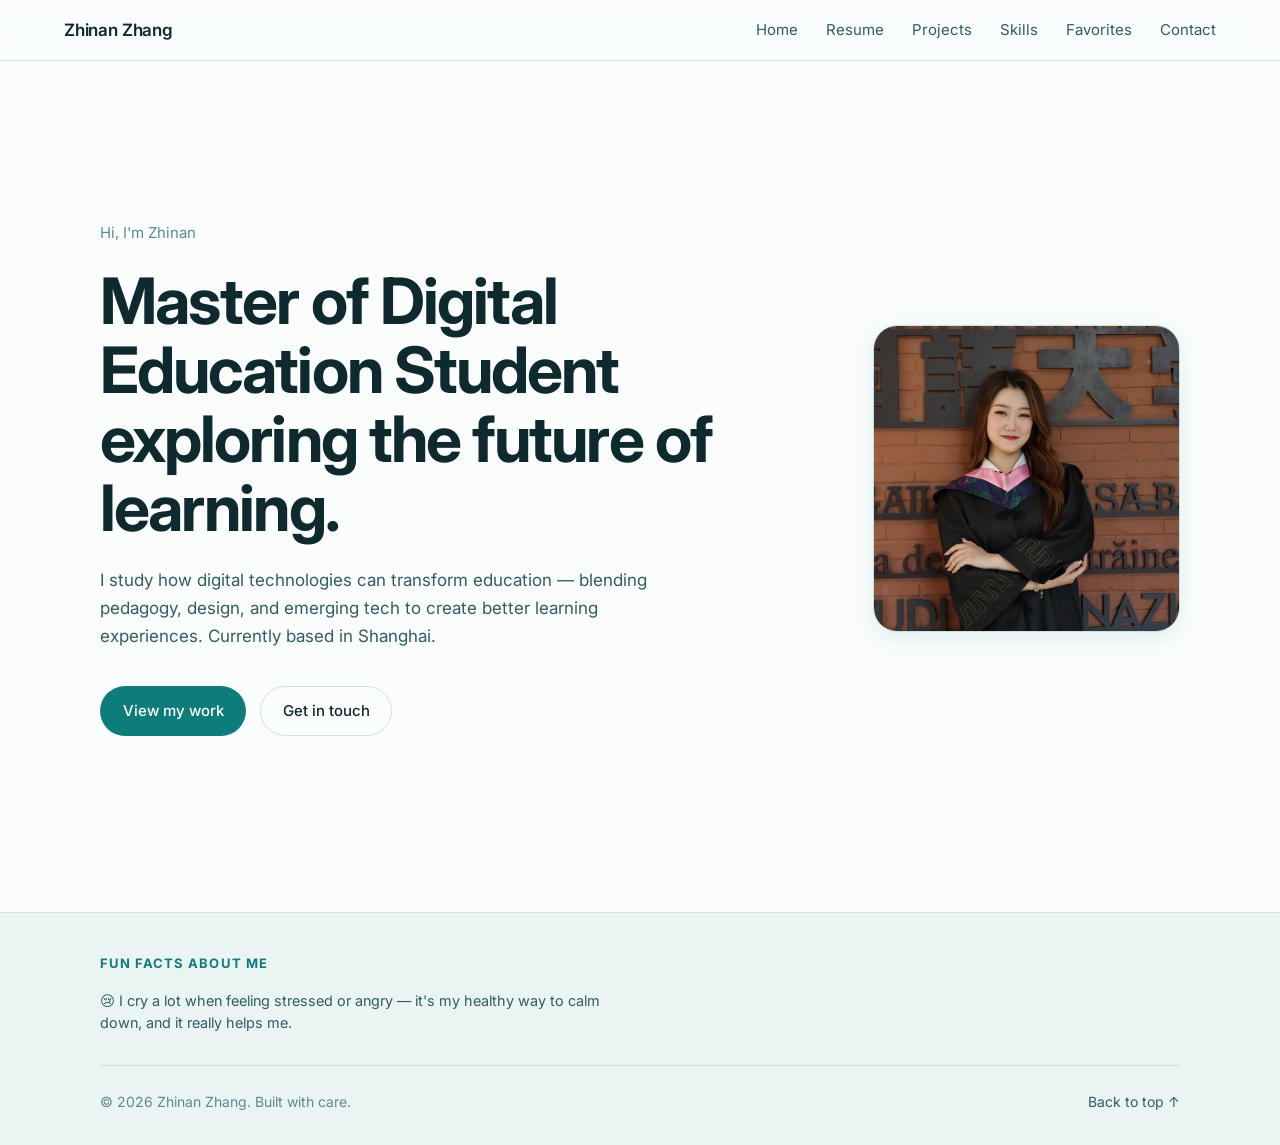
<file: index.html>
<!DOCTYPE html>
<html lang="en">
<head>
  <meta charset="UTF-8" />
  <meta name="viewport" content="width=device-width, initial-scale=1.0" />
  <meta name="description" content="Zhinan Zhang — Master of Digital Education Student. Personal portfolio, projects, skills, and contact." />
  <title>Zhinan Zhang — Master of Digital Education Student</title>
  <link rel="preconnect" href="https://fonts.googleapis.com" />
  <link rel="preconnect" href="https://fonts.gstatic.com" crossorigin />
  <link href="https://fonts.googleapis.com/css2?family=Inter:wght@400;500;600;700&display=swap" rel="stylesheet" />
  <link rel="stylesheet" href="styles.css?v=16" />
</head>
<body>
  <!-- Navigation -->
  <header class="nav" id="top">
    <a href="index.html" class="nav__brand">Zhinan Zhang</a>
    <nav class="nav__links">
      <a href="home.html">Home</a>
      <a href="resume.html">Resume</a>
      <a href="projects.html">Projects</a>
      <a href="skills.html">Skills</a>
      <a href="favorites.html">Favorites</a>
      <a href="contact.html">Contact</a>
    </nav>
    <button class="nav__toggle" aria-label="Toggle menu" aria-expanded="false">
      <span></span><span></span><span></span>
    </button>
  </header>

  <main>
    <!-- Hero -->
    <section class="hero">
      <div class="hero__inner">
        <div class="hero__content">
          <p class="hero__greeting">Hi, I'm Zhinan</p>
          <h1 class="hero__title">Master of Digital Education Student<br />exploring the future of learning.</h1>
          <p class="hero__subtitle">
            I study how digital technologies can transform education — blending
            pedagogy, design, and emerging tech to create better learning experiences.
            Currently based in Shanghai.
          </p>
          <div class="hero__actions">
            <a href="projects.html" class="btn btn--primary">View my work</a>
            <a href="contact.html" class="btn btn--ghost">Get in touch</a>
          </div>
        </div>
        <div class="hero__photo">
          <img src="assets/profile.jpg" alt="Zhinan Zhang" class="hero__avatar" width="320" height="320" />
        </div>
      </div>
    </section>
  </main>

  <footer class="footer">
    <div class="footer__fun-facts">
      <h3 class="footer__heading">Fun Facts About Me</h3>
      <ul class="footer__facts">
        <li>😢 I cry a lot when feeling stressed or angry — it's my healthy way to calm down, and it really helps me.</li>
      </ul>
    </div>
    <div class="footer__bar">
      <p>© <span id="year">2026</span> Zhinan Zhang. Built with care.</p>
      <a href="#top" class="footer__top">Back to top ↑</a>
    </div>
  </footer>

  <script src="script.js?v=15"></script>
</body>
</html>
</file>
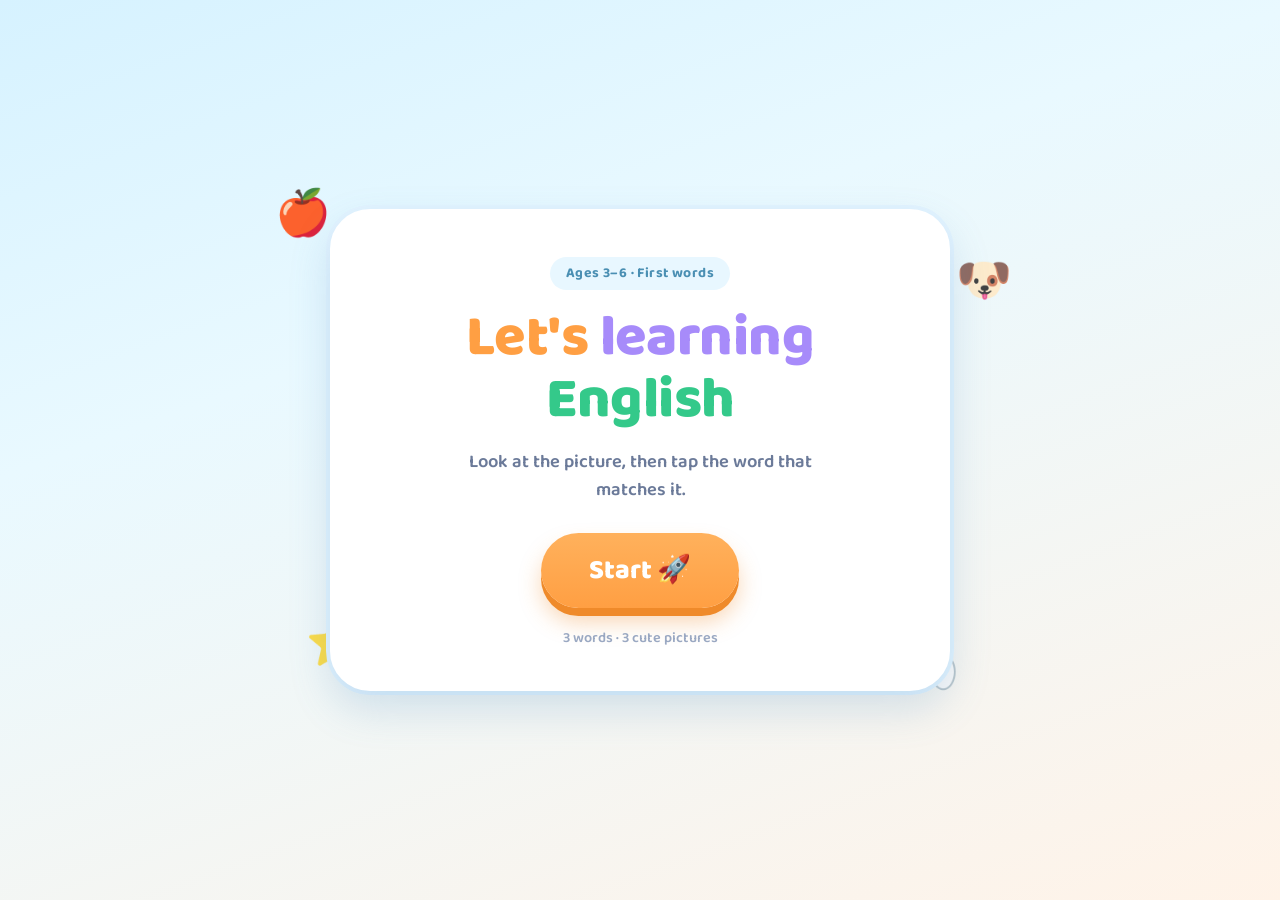
<file: projects/english-words/index.html>
<!DOCTYPE html>
<html lang="en">
<head>
  <meta charset="UTF-8" />
  <meta name="viewport" content="width=device-width, initial-scale=1.0" />
  <title>English Word Quiz — Let's learning English</title>
  <meta name="description" content="A cute picture quiz that helps children aged 3–6 learn their first English words." />
  <link rel="preconnect" href="https://fonts.googleapis.com" />
  <link rel="preconnect" href="https://fonts.gstatic.com" crossorigin />
  <link href="https://fonts.googleapis.com/css2?family=Baloo+2:wght@400;600;700;800&display=swap" rel="stylesheet" />
  <style>
    /* ---------- Base ---------- */
    :root {
      --ink: #3b4a6b;
      --ink-soft: #6b7a99;
      --card: #ffffff;
      --orange: #ff9f43;
      --orange-deep: #ef8a2a;
      --green: #34c98a;
      --green-deep: #25a86f;
      --red: #ff5f6d;
      --red-deep: #e64b58;
      --blue: #4cc3f5;
      --purple: #a78bfa;
      --radius: 28px;
    }

    * { box-sizing: border-box; }

    html, body { height: 100%; }

    body {
      margin: 0;
      font-family: "Baloo 2", "Comic Sans MS", "Chalkboard SE", "Segoe UI Rounded", system-ui, sans-serif;
      color: var(--ink);
      background: linear-gradient(160deg, #d6f2ff 0%, #e9f9ff 35%, #fff3e8 100%);
      display: flex;
      align-items: center;
      justify-content: center;
      padding: 20px;
      overflow-x: hidden;
      -webkit-tap-highlight-color: transparent;
    }

    [hidden] { display: none !important; }

    .app {
      width: 100%;
      max-width: 760px;
    }

    .screen {
      position: relative;
      width: 100%;
      display: flex;
      justify-content: center;
    }

    /* ---------- Home ---------- */
    .home-card {
      position: relative;
      z-index: 1;
      width: 100%;
      max-width: 620px;
      padding: 2.6rem 2rem 2.2rem;
      text-align: center;
      background: var(--card);
      border: 6px solid #ffffff;
      border-radius: 40px;
      box-shadow: 0 18px 40px rgba(80, 140, 190, 0.22), 0 0 0 4px #e3f4ff;
      animation: pop 0.5s cubic-bezier(0.22, 1.2, 0.36, 1) both;
    }

    .home-badge {
      display: inline-block;
      padding: 0.35rem 1rem;
      margin-bottom: 1.1rem;
      font-size: 0.875rem;
      font-weight: 700;
      letter-spacing: 0.03em;
      color: #4a8fb3;
      background: #e8f7ff;
      border-radius: 999px;
    }

    .home-title {
      margin: 0;
      font-size: clamp(2.2rem, 7vw, 3.6rem);
      font-weight: 800;
      line-height: 1.08;
      letter-spacing: -0.01em;
      animation: bob 3s ease-in-out infinite;
    }

    .home-title .w1 { color: var(--orange); }
    .home-title .w2 { color: var(--purple); }
    .home-title .w3 { color: var(--green); }

    .home-sub {
      margin: 1.1rem auto 1.8rem;
      max-width: 26rem;
      font-size: clamp(1rem, 2.6vw, 1.15rem);
      font-weight: 600;
      line-height: 1.5;
      color: var(--ink-soft);
    }

    .btn {
      border: 0;
      cursor: pointer;
      font-family: inherit;
      font-weight: 800;
      transition: transform 0.15s ease, box-shadow 0.15s ease, filter 0.15s ease;
    }

    .btn:focus-visible {
      outline: 4px solid #7fd4ff;
      outline-offset: 4px;
    }

    .btn--start {
      padding: 1rem 3rem;
      font-size: clamp(1.35rem, 4vw, 1.7rem);
      color: #fff;
      background: linear-gradient(180deg, #ffb15c, var(--orange));
      border-radius: 999px;
      box-shadow: 0 8px 0 var(--orange-deep), 0 14px 22px rgba(239, 138, 42, 0.35);
      animation: pulse 2.2s ease-in-out infinite;
    }

    .btn--start:hover { transform: translateY(-2px); }

    .btn--start:active {
      transform: translateY(6px);
      box-shadow: 0 2px 0 var(--orange-deep);
    }

    .home-hint {
      margin: 1.1rem 0 0;
      font-size: 0.9rem;
      font-weight: 600;
      color: #9aa8c2;
    }

    /* Floating decorations */
    .deco {
      position: absolute;
      font-size: clamp(1.8rem, 6vw, 2.8rem);
      opacity: 0.9;
      animation: float 5s ease-in-out infinite;
      pointer-events: none;
      user-select: none;
    }
    .deco--1 { top: -6%; left: 2%; animation-delay: 0s; }
    .deco--2 { top: 8%; right: 1%; animation-delay: 1.2s; }
    .deco--3 { bottom: 2%; left: 6%; animation-delay: 2.1s; }
    .deco--4 { bottom: -4%; right: 8%; animation-delay: 0.7s; }

    /* ---------- Quiz ---------- */
    .quiz {
      width: 100%;
      max-width: 640px;
      padding: 1.3rem 1.1rem 1.5rem;
      text-align: center;
      background: rgba(255, 255, 255, 0.78);
      border: 4px solid #ffffff;
      border-radius: 36px;
      box-shadow: 0 16px 34px rgba(80, 140, 190, 0.18);
      animation: pop 0.4s ease-out both;
    }

    .quiz-top {
      display: flex;
      align-items: center;
      justify-content: space-between;
      gap: 1rem;
      padding: 0 0.4rem 0.6rem;
    }

    .stars {
      display: flex;
      gap: 0.25rem;
      font-size: 1.35rem;
      line-height: 1;
    }

    .stars .star {
      color: #d9e6f2;
      transition: color 0.25s ease, transform 0.25s ease;
    }

    .stars .star.is-on {
      color: #ffc93c;
      transform: scale(1.08);
      text-shadow: 0 2px 0 #e0a800;
    }

    .quiz-count {
      margin: 0;
      font-size: 0.95rem;
      font-weight: 700;
      color: var(--ink-soft);
    }

    .picture {
      display: flex;
      justify-content: center;
      margin-bottom: 0.9rem;
    }

    .picture img {
      width: min(58vw, 300px);
      height: min(58vw, 300px);
      object-fit: contain;
      background: #ffffff;
      border: 6px solid #ffffff;
      border-radius: 32px;
      box-shadow: 0 10px 0 #e2f1fb, 0 16px 30px rgba(80, 140, 190, 0.16);
      animation: pop 0.45s cubic-bezier(0.22, 1.2, 0.36, 1) both;
    }

    .quiz-prompt {
      margin: 0 0 1rem;
      font-size: clamp(1.3rem, 3.6vw, 1.6rem);
      font-weight: 800;
      color: var(--ink);
    }

    .answers {
      display: grid;
      grid-template-columns: repeat(2, minmax(0, 1fr));
      gap: 0.85rem;
      max-width: 520px;
      margin: 0 auto;
    }

    .answer {
      position: relative;
      display: flex;
      align-items: center;
      justify-content: center;
      gap: 0.5rem;
      min-height: 74px;
      padding: 0.8rem 0.9rem;
      font-family: inherit;
      font-size: clamp(1.25rem, 4vw, 1.6rem);
      font-weight: 700;
      color: var(--ink);
      background: #ffffff;
      border: 4px solid #dcecf7;
      border-radius: 22px;
      box-shadow: 0 6px 0 #dcecf7;
      cursor: pointer;
      transition: transform 0.12s ease, box-shadow 0.12s ease,
                  border-color 0.18s ease, background 0.18s ease, color 0.18s ease;
    }

    .answer:hover { transform: translateY(-2px); border-color: #bfe3f7; }
    .answer:active { transform: translateY(4px); box-shadow: 0 2px 0 #dcecf7; }
    .answer:focus-visible { outline: 4px solid #7fd4ff; outline-offset: 3px; }

    .answer__word { line-height: 1.1; }

    .answer__mark {
      display: inline-block;
      min-width: 1.1em;
      font-size: 1.5rem;
      font-weight: 800;
      line-height: 1;
    }

    .answer.is-wrong {
      color: var(--red-deep);
      background: #fff1f2;
      border-color: var(--red);
      box-shadow: 0 6px 0 #ffd3d7;
      animation: shake 0.35s ease;
      cursor: default;
    }

    .answer.is-correct {
      color: #1c7d55;
      background: #e9fbf3;
      border-color: var(--green);
      box-shadow: 0 6px 0 #bdecd7;
      transform: translateY(-2px) scale(1.02);
      cursor: default;
    }

    .answer.is-dim {
      opacity: 0.55;
      filter: grayscale(0.35);
      pointer-events: none;
    }

    .answers.is-locked .answer { pointer-events: none; }

    .feedback {
      min-height: 1.9rem;
      margin: 1rem 0 0;
      font-size: clamp(1rem, 3vw, 1.15rem);
      font-weight: 800;
    }

    .feedback--bad { color: var(--red-deep); }
    .feedback--good { color: var(--green-deep); }
    .feedback.is-bounce { animation: pop 0.3s ease both; }

    /* ---------- Win ---------- */
    .win-card {
      position: relative;
      z-index: 1;
      width: 100%;
      max-width: 600px;
      padding: 2.4rem 1.8rem 2.2rem;
      text-align: center;
      background: var(--card);
      border: 6px solid #ffffff;
      border-radius: 40px;
      box-shadow: 0 18px 40px rgba(120, 100, 190, 0.24), 0 0 0 4px #f0eaff;
      animation: pop 0.5s cubic-bezier(0.22, 1.2, 0.36, 1) both;
    }

    .win-kicker {
      margin: 0;
      font-size: 1.05rem;
      font-weight: 800;
      letter-spacing: 0.05em;
      text-transform: uppercase;
      color: var(--orange-deep);
    }

    .win-title {
      margin: 0.4rem 0 0.6rem;
      font-size: clamp(2.2rem, 7vw, 3.2rem);
      font-weight: 800;
      line-height: 1.1;
      color: var(--purple);
      animation: bob 2.4s ease-in-out infinite;
    }

    .win-sub {
      margin: 0 0 1.4rem;
      font-size: clamp(1rem, 2.8vw, 1.15rem);
      font-weight: 600;
      color: var(--ink-soft);
    }

    .win-words {
      display: flex;
      justify-content: center;
      gap: 0.7rem;
      margin: 0 0 1.8rem;
      padding: 0;
      list-style: none;
    }

    .win-words li {
      display: flex;
      flex-direction: column;
      align-items: center;
      gap: 0.3rem;
      flex: 1 1 0;
      max-width: 120px;
      padding: 0.6rem 0.4rem;
      font-size: 1rem;
      font-weight: 800;
      color: var(--ink);
      background: #f7fbff;
      border: 3px solid #e3f2fb;
      border-radius: 20px;
    }

    .win-words img {
      width: 100%;
      max-width: 74px;
      aspect-ratio: 1;
      object-fit: contain;
      border-radius: 14px;
      background: #fff;
    }

    .btn--again {
      padding: 0.9rem 2.4rem;
      font-size: clamp(1.2rem, 3.6vw, 1.45rem);
      color: #fff;
      background: linear-gradient(180deg, #5fd7a3, var(--green));
      border-radius: 999px;
      box-shadow: 0 8px 0 var(--green-deep), 0 14px 22px rgba(37, 168, 111, 0.32);
    }

    .btn--again:hover { transform: translateY(-2px); }

    .btn--again:active {
      transform: translateY(6px);
      box-shadow: 0 2px 0 var(--green-deep);
    }

    /* Confetti lives only inside the win screen */
    .confetti {
      position: absolute;
      inset: 0;
      overflow: hidden;
      pointer-events: none;
    }

    .confetti__piece {
      position: absolute;
      top: -12%;
      width: 10px;
      height: 16px;
      border-radius: 3px;
      opacity: 0.95;
      animation: fall linear forwards;
    }

    /* ---------- Animations ---------- */
    @keyframes pop {
      0% { opacity: 0; transform: scale(0.9) translateY(10px); }
      100% { opacity: 1; transform: scale(1) translateY(0); }
    }

    @keyframes bob {
      0%, 100% { transform: translateY(0); }
      50% { transform: translateY(-6px); }
    }

    @keyframes float {
      0%, 100% { transform: translateY(0) rotate(-4deg); }
      50% { transform: translateY(-14px) rotate(5deg); }
    }

    @keyframes pulse {
      0%, 100% { box-shadow: 0 8px 0 var(--orange-deep), 0 14px 22px rgba(239, 138, 42, 0.35); }
      50% { box-shadow: 0 8px 0 var(--orange-deep), 0 18px 28px rgba(239, 138, 42, 0.5); }
    }

    @keyframes shake {
      0%, 100% { transform: translateX(0); }
      25% { transform: translateX(-6px); }
      50% { transform: translateX(6px); }
      75% { transform: translateX(-4px); }
    }

    @keyframes fall {
      0% { transform: translateY(0) rotate(0deg); }
      100% { transform: translateY(120vh) rotate(720deg); }
    }

    @media (max-width: 420px) {
      body { padding: 12px; }
      .home-card { padding: 2rem 1.2rem 1.6rem; border-radius: 30px; }
      .quiz { padding: 1rem 0.7rem 1.2rem; border-radius: 28px; }
      .answer { min-height: 64px; border-radius: 18px; }
      .answers { gap: 0.6rem; }
    }

    @media (prefers-reduced-motion: reduce) {
      *, *::before, *::after {
        animation-duration: 0.01ms !important;
        animation-iteration-count: 1 !important;
        transition-duration: 0.01ms !important;
      }
    }
  </style>
</head>
<body>
  <main class="app">
    <!-- Home screen (visible before any interaction) -->
    <section class="screen screen--home" id="homeScreen" aria-labelledby="homeTitle">
      <span class="deco deco--1" aria-hidden="true">🍎</span>
      <span class="deco deco--2" aria-hidden="true">🐶</span>
      <span class="deco deco--3" aria-hidden="true">⭐</span>
      <span class="deco deco--4" aria-hidden="true">👀</span>

      <div class="home-card">
        <span class="home-badge">Ages 3–6 · First words</span>
        <h1 class="home-title" id="homeTitle">
          <span class="w1">Let's</span> <span class="w2">learning</span><br />
          <span class="w3">English</span>
        </h1>
        <p class="home-sub">Look at the picture, then tap the word that matches it.</p>
        <button class="btn btn--start" id="startBtn" type="button">
          Start <span aria-hidden="true">🚀</span>
        </button>
        <p class="home-hint">3 words · 3 cute pictures</p>
      </div>
    </section>

    <!-- Quiz screen -->
    <section class="screen screen--quiz" id="quizScreen" aria-labelledby="quizPrompt" hidden>
      <div class="quiz">
        <div class="quiz-top">
          <div class="stars" id="stars" aria-hidden="true">
            <span class="star">★</span><span class="star">★</span><span class="star">★</span>
          </div>
          <p class="quiz-count" id="quizCount">Word 1 of 3</p>
        </div>

        <div class="picture">
          <img id="quizImage" src="1.jpg" alt="" width="512" height="512" />
        </div>

        <p class="quiz-prompt" id="quizPrompt">What is this?</p>
        <div class="answers" id="answers" role="group" aria-label="Choose the correct word"></div>
        <p class="feedback" id="feedback" aria-live="polite"></p>
      </div>
    </section>

    <!-- Victory screen (hidden until question 3 is answered correctly) -->
    <section class="screen screen--win" id="winScreen" aria-labelledby="winTitle" hidden>
      <div class="confetti" id="confetti" aria-hidden="true"></div>
      <div class="win-card">
        <p class="win-kicker">🏆 Amazing!</p>
        <h2 class="win-title" id="winTitle">You did it!</h2>
        <p class="win-sub">You learned 3 new words today.</p>
        <ul class="win-words">
          <li><img src="1.jpg" alt="" /><span>apple</span></li>
          <li><img src="2.jpg" alt="" /><span>dog</span></li>
          <li><img src="3.jpg" alt="" /><span>eye</span></li>
        </ul>
        <button class="btn btn--again" id="againBtn" type="button">Play again</button>
      </div>
    </section>
  </main>

  <script>
    (function () {
      'use strict';

      var QUESTIONS = [
        {
          image: '1.jpg',
          alt: 'A red apple',
          prompt: 'What is this?',
          correct: 'apple',
          options: ['apple', 'banana', 'pear', 'grape']
        },
        {
          image: '2.jpg',
          alt: 'A little brown dog',
          prompt: 'What is this?',
          correct: 'dog',
          options: ['dog', 'cat', 'mouse', 'bird']
        },
        {
          image: '3.jpg',
          alt: 'A blue eye',
          prompt: 'What is this?',
          correct: 'eye',
          options: ['eye', 'hand', 'foot', 'nose']
        }
      ];

      var homeScreen = document.getElementById('homeScreen');
      var quizScreen = document.getElementById('quizScreen');
      var winScreen = document.getElementById('winScreen');

      var startBtn = document.getElementById('startBtn');
      var againBtn = document.getElementById('againBtn');

      var quizImage = document.getElementById('quizImage');
      var quizCount = document.getElementById('quizCount');
      var answersEl = document.getElementById('answers');
      var feedbackEl = document.getElementById('feedback');
      var stars = document.querySelectorAll('#stars .star');

      var current = 0;
      var locked = false;
      var advanceTimer = null;

      function showScreen(name) {
        homeScreen.hidden = name !== 'home';
        quizScreen.hidden = name !== 'quiz';
        winScreen.hidden = name !== 'win';
      }

      function shuffle(list) {
        var arr = list.slice();
        for (var i = arr.length - 1; i > 0; i--) {
          var j = Math.floor(Math.random() * (i + 1));
          var tmp = arr[i];
          arr[i] = arr[j];
          arr[j] = tmp;
        }
        return arr;
      }

      function renderQuestion() {
        var q = QUESTIONS[current];
        locked = false;

        quizImage.src = q.image;
        quizImage.alt = q.alt;
        quizCount.textContent = 'Word ' + (current + 1) + ' of ' + QUESTIONS.length;

        for (var s = 0; s < stars.length; s++) {
          stars[s].classList.toggle('is-on', s <= current);
        }

        feedbackEl.textContent = '';
        feedbackEl.className = 'feedback';

        answersEl.innerHTML = '';
        answersEl.classList.remove('is-locked');

        shuffle(q.options).forEach(function (word) {
          var btn = document.createElement('button');
          btn.type = 'button';
          btn.className = 'answer';
          btn.dataset.word = word;

          var label = document.createElement('span');
          label.className = 'answer__word';
          label.textContent = word;

          var mark = document.createElement('span');
          mark.className = 'answer__mark';
          mark.setAttribute('aria-hidden', 'true');

          btn.appendChild(label);
          btn.appendChild(mark);
          btn.addEventListener('click', function () {
            handleAnswer(btn, word);
          });

          answersEl.appendChild(btn);
        });
      }

      function handleAnswer(btn, word) {
        var q = QUESTIONS[current];
        if (locked) return;
        if (btn.classList.contains('is-wrong')) return;

        if (word === q.correct) {
          locked = true;
          btn.classList.add('is-correct');
          btn.querySelector('.answer__mark').textContent = '✓';

          var all = answersEl.querySelectorAll('.answer');
          for (var i = 0; i < all.length; i++) {
            if (all[i] !== btn) all[i].classList.add('is-dim');
          }
          answersEl.classList.add('is-locked');

          feedbackEl.textContent = 'Yes! It is ' + q.correct + '. 🎉';
          feedbackEl.className = 'feedback feedback--good is-bounce';

          advanceTimer = window.setTimeout(function () {
            advanceTimer = null;
            if (current === QUESTIONS.length - 1) {
              startCelebration();
            } else {
              current += 1;
              renderQuestion();
            }
          }, 900);
        } else {
          btn.classList.add('is-wrong');
          btn.querySelector('.answer__mark').textContent = '✗';
          btn.setAttribute('aria-disabled', 'true');

          feedbackEl.textContent = 'Oops! Try again. 💪';
          feedbackEl.className = 'feedback feedback--bad is-bounce';
        }
      }

      function startGame() {
        if (advanceTimer) {
          window.clearTimeout(advanceTimer);
          advanceTimer = null;
        }
        current = 0;
        renderQuestion();
        showScreen('quiz');
      }

      function startCelebration() {
        showScreen('win');
        launchConfetti();
        againBtn.focus();
      }

      function launchConfetti() {
        var box = document.getElementById('confetti');
        box.innerHTML = '';

        if (window.matchMedia('(prefers-reduced-motion: reduce)').matches) return;

        var colors = ['#ff9f43', '#34c98a', '#4cc3f5', '#a78bfa', '#ffd93d', '#ff7aa2'];
        var count = 60;

        for (var i = 0; i < count; i++) {
          var piece = document.createElement('span');
          piece.className = 'confetti__piece';
          piece.style.left = Math.random() * 100 + '%';
          piece.style.background = colors[i % colors.length];
          piece.style.animationDuration = (2.4 + Math.random() * 2) + 's';
          piece.style.animationDelay = (Math.random() * 1.6) + 's';
          piece.style.width = (6 + Math.random() * 8) + 'px';
          piece.style.height = (10 + Math.random() * 10) + 'px';
          piece.style.transform = 'rotate(' + Math.round(Math.random() * 180) + 'deg)';
          box.appendChild(piece);
        }

        window.setTimeout(function () {
          box.innerHTML = '';
        }, 6000);
      }

      startBtn.addEventListener('click', startGame);
      againBtn.addEventListener('click', startGame);
    })();
  </script>
</body>
</html>
</file>
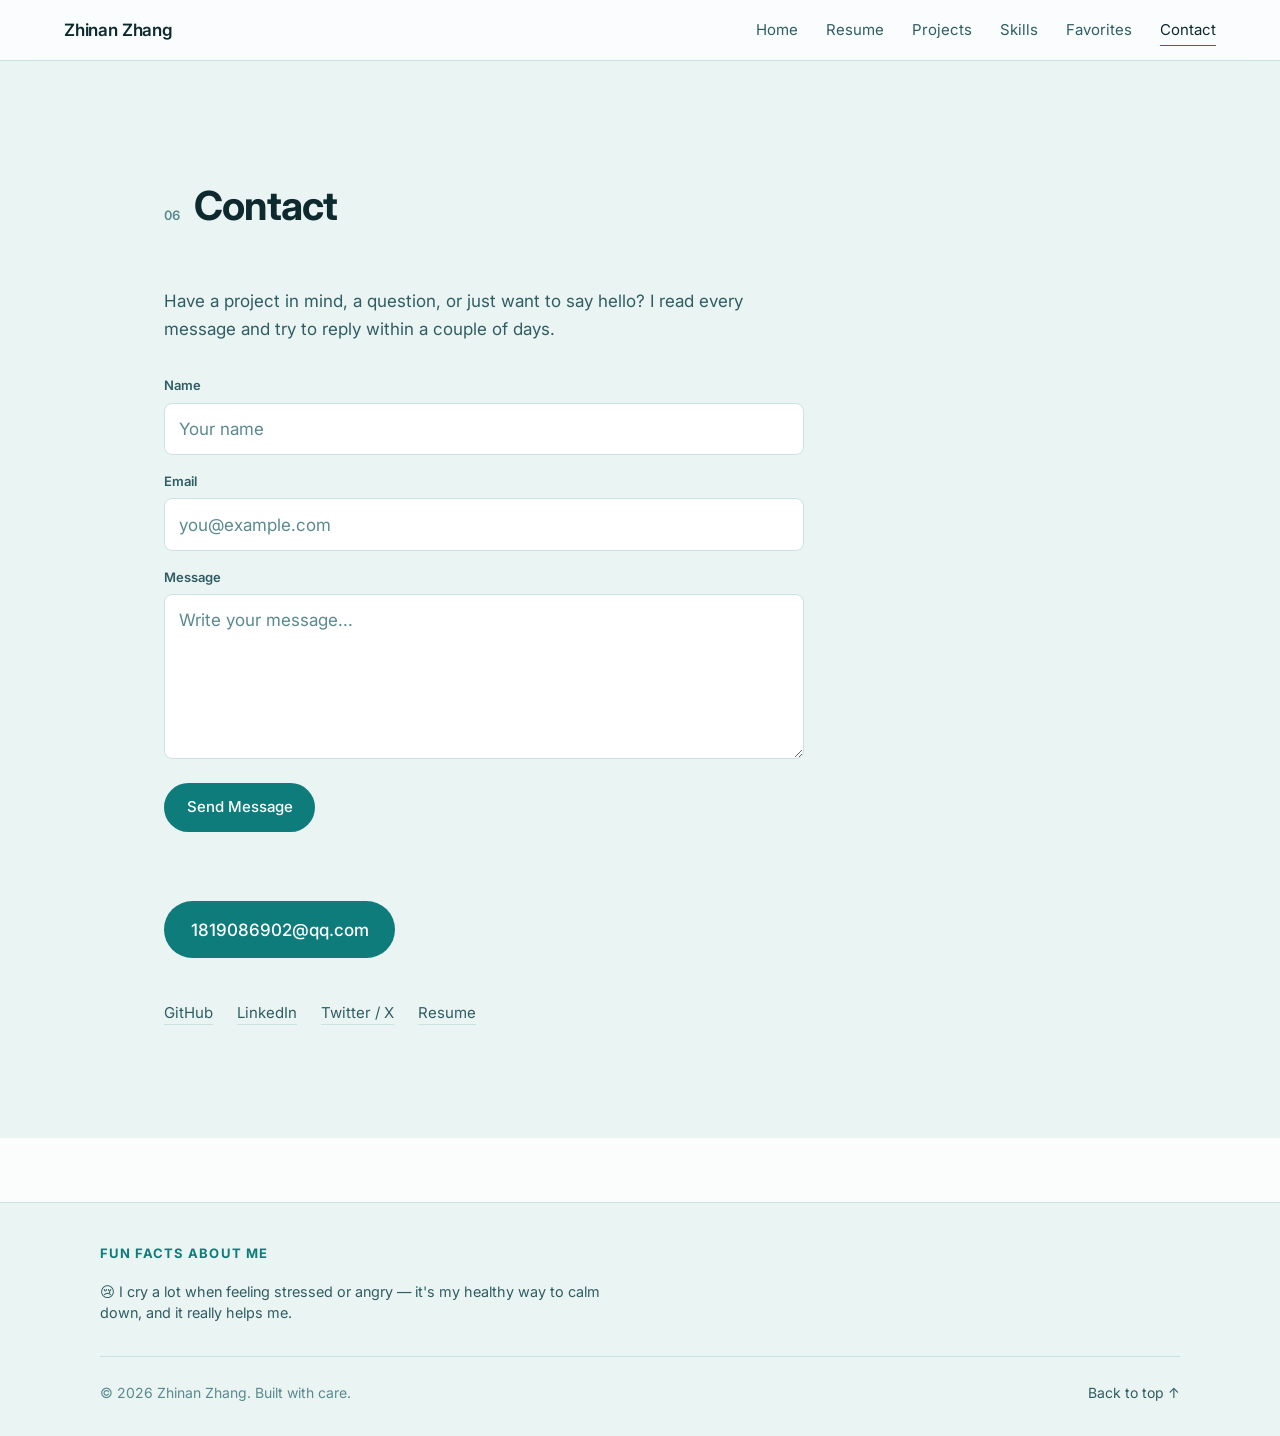
<file: contact.html>
<!DOCTYPE html>
<html lang="en">
<head>
  <meta charset="UTF-8" />
  <meta name="viewport" content="width=device-width, initial-scale=1.0" />
  <meta name="description" content="Contact Zhinan Zhang — send me a message or connect on social networks." />
  <title>Contact — Zhinan Zhang</title>
  <link rel="preconnect" href="https://fonts.googleapis.com" />
  <link rel="preconnect" href="https://fonts.gstatic.com" crossorigin />
  <link href="https://fonts.googleapis.com/css2?family=Inter:wght@400;500;600;700&display=swap" rel="stylesheet" />
  <link rel="stylesheet" href="styles.css?v=16" />
</head>
<body>
  <!-- Navigation -->
  <header class="nav" id="top">
    <a href="index.html" class="nav__brand">Zhinan Zhang</a>
    <nav class="nav__links">
      <a href="home.html">Home</a>
      <a href="resume.html">Resume</a>
      <a href="projects.html">Projects</a>
      <a href="skills.html">Skills</a>
      <a href="favorites.html">Favorites</a>
      <a href="contact.html" class="is-active" aria-current="page">Contact</a>
    </nav>
    <button class="nav__toggle" aria-label="Toggle menu" aria-expanded="false">
      <span></span><span></span><span></span>
    </button>
  </header>

  <main>
    <!-- Contact -->
    <section id="contact" class="section section--alt">
      <div class="section__inner">
        <header class="section__head">
          <span class="section__index">06</span>
          <h2 class="section__title">Contact</h2>
        </header>
        <div class="contact">
          <p class="contact__lead">
            Have a project in mind, a question, or just want to say hello?
            I read every message and try to reply within a couple of days.
          </p>
          <form class="contact-form" action="mailto:1819086902@qq.com" method="post" enctype="text/plain">
            <div class="contact-form__field">
              <label for="contact-name" class="contact-form__label">Name</label>
              <input type="text" id="contact-name" name="name" class="contact-form__input" placeholder="Your name" required />
            </div>
            <div class="contact-form__field">
              <label for="contact-email" class="contact-form__label">Email</label>
              <input type="email" id="contact-email" name="email" class="contact-form__input" placeholder="you@example.com" required />
            </div>
            <div class="contact-form__field">
              <label for="contact-message" class="contact-form__label">Message</label>
              <textarea id="contact-message" name="message" class="contact-form__input contact-form__textarea" rows="5" placeholder="Write your message..." required></textarea>
            </div>
            <button type="submit" class="btn btn--primary contact-form__submit">Send Message</button>
            <p class="contact-form__status" id="contactStatus" role="status" aria-live="polite"></p>
          </form>
          <a href="mailto:1819086902@qq.com" class="btn btn--primary contact__cta">
            1819086902@qq.com
          </a>
          <ul class="contact__socials">
            <li><a href="https://github.com/" target="_blank" rel="noopener">GitHub</a></li>
            <li><a href="https://www.linkedin.com/" target="_blank" rel="noopener">LinkedIn</a></li>
            <li><a href="https://twitter.com/" target="_blank" rel="noopener">Twitter / X</a></li>
            <li><a href="https://read.cv/" target="_blank" rel="noopener">Resume</a></li>
          </ul>
        </div>
      </div>
    </section>
  </main>

  <footer class="footer">
    <div class="footer__fun-facts">
      <h3 class="footer__heading">Fun Facts About Me</h3>
      <ul class="footer__facts">
        <li>😢 I cry a lot when feeling stressed or angry — it's my healthy way to calm down, and it really helps me.</li>
      </ul>
    </div>
    <div class="footer__bar">
      <p>© <span id="year">2026</span> Zhinan Zhang. Built with care.</p>
      <a href="#top" class="footer__top">Back to top ↑</a>
    </div>
  </footer>

  <script src="script.js?v=16"></script>
</body>
</html>
</file>
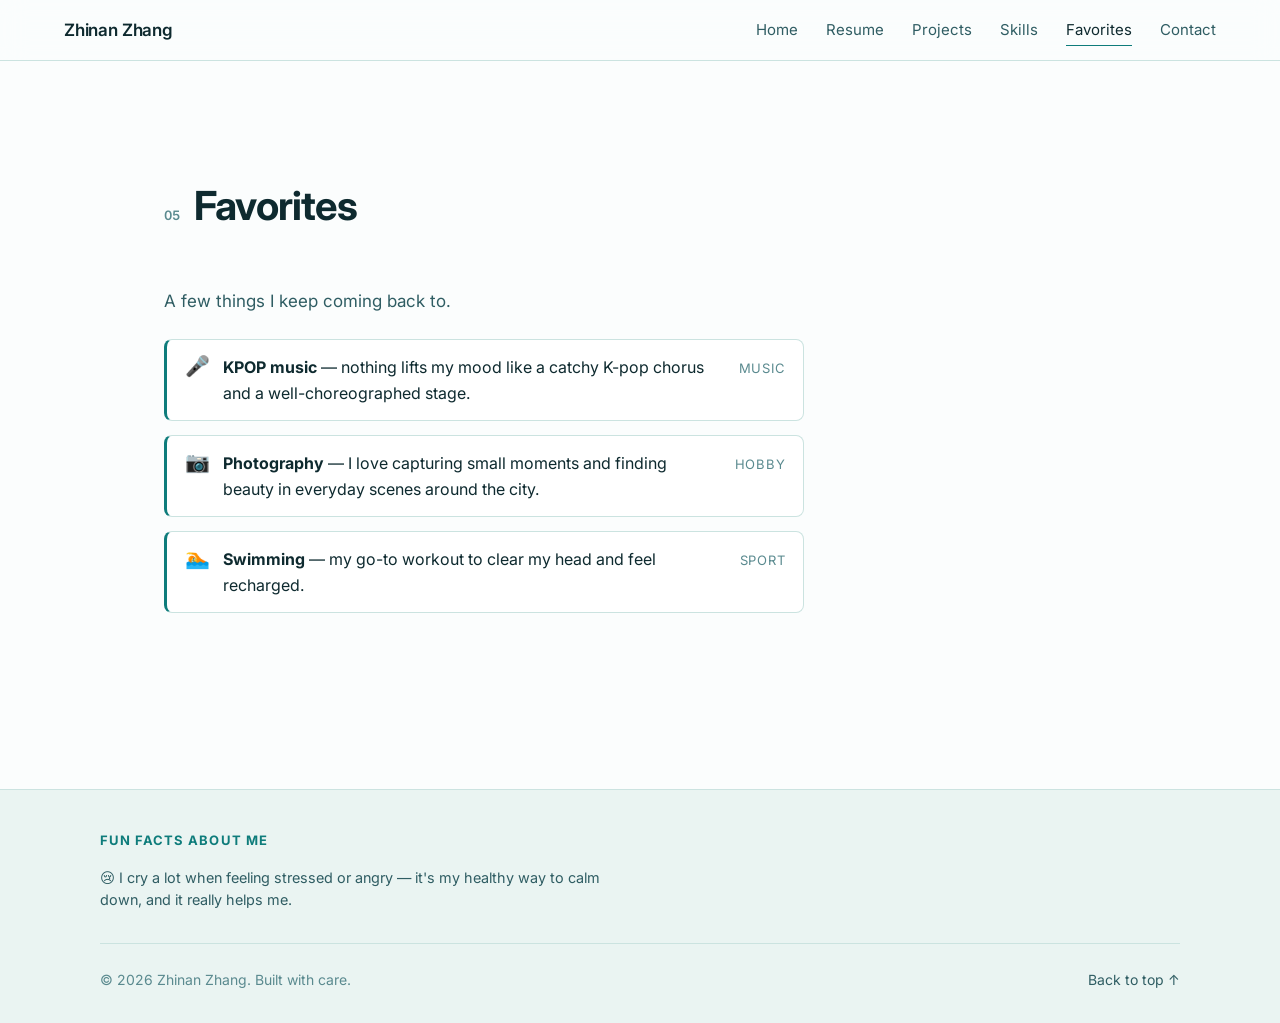
<file: favorites.html>
<!DOCTYPE html>
<html lang="en">
<head>
  <meta charset="UTF-8" />
  <meta name="viewport" content="width=device-width, initial-scale=1.0" />
  <meta name="description" content="Zhinan Zhang's personal favorites — things I enjoy in daily life." />
  <title>Favorites — Zhinan Zhang</title>
  <link rel="preconnect" href="https://fonts.googleapis.com" />
  <link rel="preconnect" href="https://fonts.gstatic.com" crossorigin />
  <link href="https://fonts.googleapis.com/css2?family=Inter:wght@400;500;600;700&display=swap" rel="stylesheet" />
  <link rel="stylesheet" href="styles.css?v=16" />
</head>
<body>
  <!-- Navigation -->
  <header class="nav" id="top">
    <a href="index.html" class="nav__brand">Zhinan Zhang</a>
    <nav class="nav__links">
      <a href="home.html">Home</a>
      <a href="resume.html">Resume</a>
      <a href="projects.html">Projects</a>
      <a href="skills.html">Skills</a>
      <a href="favorites.html" class="is-active" aria-current="page">Favorites</a>
      <a href="contact.html">Contact</a>
    </nav>
    <button class="nav__toggle" aria-label="Toggle menu" aria-expanded="false">
      <span></span><span></span><span></span>
    </button>
  </header>

  <main>
    <!-- Favorites -->
    <section id="favorites" class="section">
      <div class="section__inner">
        <header class="section__head">
          <span class="section__index">05</span>
          <h2 class="section__title">Favorites</h2>
        </header>
        <div class="favorites">
          <p class="favorites__lead">A few things I keep coming back to.</p>
          <ul class="favorites__list">
            <li>
              <span class="fav__emoji">🎤</span>
              <span><strong>KPOP music</strong> — nothing lifts my mood like a catchy K-pop chorus and a well-choreographed stage.</span>
              <span class="fav__meta">Music</span>
            </li>
            <li>
              <span class="fav__emoji">📷</span>
              <span><strong>Photography</strong> — I love capturing small moments and finding beauty in everyday scenes around the city.</span>
              <span class="fav__meta">Hobby</span>
            </li>
            <li>
              <span class="fav__emoji">🏊</span>
              <span><strong>Swimming</strong> — my go-to workout to clear my head and feel recharged.</span>
              <span class="fav__meta">Sport</span>
            </li>
          </ul>
        </div>
      </div>
    </section>
  </main>

  <footer class="footer">
    <div class="footer__fun-facts">
      <h3 class="footer__heading">Fun Facts About Me</h3>
      <ul class="footer__facts">
        <li>😢 I cry a lot when feeling stressed or angry — it's my healthy way to calm down, and it really helps me.</li>
      </ul>
    </div>
    <div class="footer__bar">
      <p>© <span id="year">2026</span> Zhinan Zhang. Built with care.</p>
      <a href="#top" class="footer__top">Back to top ↑</a>
    </div>
  </footer>

  <script src="script.js?v=15"></script>
</body>
</html>
</file>
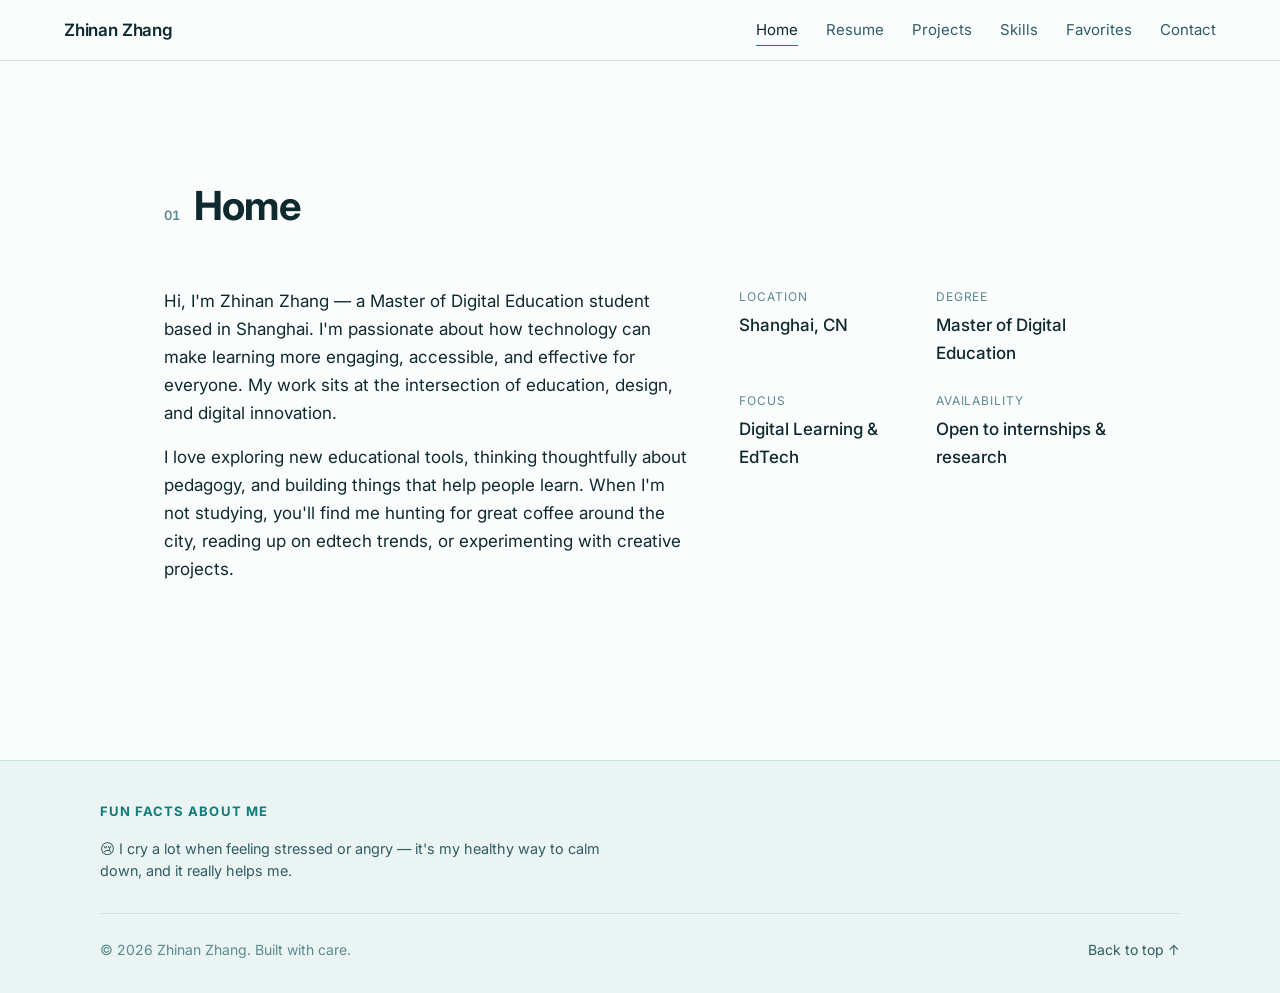
<file: home.html>
<!DOCTYPE html>
<html lang="en">
<head>
  <meta charset="UTF-8" />
  <meta name="viewport" content="width=device-width, initial-scale=1.0" />
  <meta name="description" content="Zhinan Zhang — Master of Digital Education student based in Shanghai." />
  <title>Home — Zhinan Zhang</title>
  <link rel="preconnect" href="https://fonts.googleapis.com" />
  <link rel="preconnect" href="https://fonts.gstatic.com" crossorigin />
  <link href="https://fonts.googleapis.com/css2?family=Inter:wght@400;500;600;700&display=swap" rel="stylesheet" />
  <link rel="stylesheet" href="styles.css?v=16" />
</head>
<body>
  <!-- Navigation -->
  <header class="nav" id="top">
    <a href="index.html" class="nav__brand">Zhinan Zhang</a>
    <nav class="nav__links">
      <a href="home.html" class="is-active" aria-current="page">Home</a>
      <a href="resume.html">Resume</a>
      <a href="projects.html">Projects</a>
      <a href="skills.html">Skills</a>
      <a href="favorites.html">Favorites</a>
      <a href="contact.html">Contact</a>
    </nav>
    <button class="nav__toggle" aria-label="Toggle menu" aria-expanded="false">
      <span></span><span></span><span></span>
    </button>
  </header>

  <main>
    <!-- About -->
    <section id="about" class="section">
      <div class="section__inner">
        <header class="section__head">
          <span class="section__index">01</span>
          <h2 class="section__title">Home</h2>
        </header>
        <div class="about">
          <div class="about__text">
            <p>
              Hi, I'm Zhinan Zhang — a Master of Digital Education student
              based in Shanghai. I'm passionate about how technology can make
              learning more engaging, accessible, and effective for everyone.
              My work sits at the intersection of education, design, and digital
              innovation.
            </p>
            <p>
              I love exploring new educational tools, thinking thoughtfully about
              pedagogy, and building things that help people learn. When I'm not
              studying, you'll find me hunting for great coffee around the city,
              reading up on edtech trends, or experimenting with creative projects.
            </p>
          </div>
          <dl class="about__facts">
            <div>
              <dt>Location</dt>
              <dd>Shanghai, CN</dd>
            </div>
            <div>
              <dt>Degree</dt>
              <dd>Master of Digital Education</dd>
            </div>
            <div>
              <dt>Focus</dt>
              <dd>Digital Learning &amp; EdTech</dd>
            </div>
            <div>
              <dt>Availability</dt>
              <dd>Open to internships &amp; research</dd>
            </div>
          </dl>
        </div>
      </div>
    </section>
  </main>

  <footer class="footer">
    <div class="footer__fun-facts">
      <h3 class="footer__heading">Fun Facts About Me</h3>
      <ul class="footer__facts">
        <li>😢 I cry a lot when feeling stressed or angry — it's my healthy way to calm down, and it really helps me.</li>
      </ul>
    </div>
    <div class="footer__bar">
      <p>© <span id="year">2026</span> Zhinan Zhang. Built with care.</p>
      <a href="#top" class="footer__top">Back to top ↑</a>
    </div>
  </footer>

  <script src="script.js?v=15"></script>
</body>
</html>
</file>
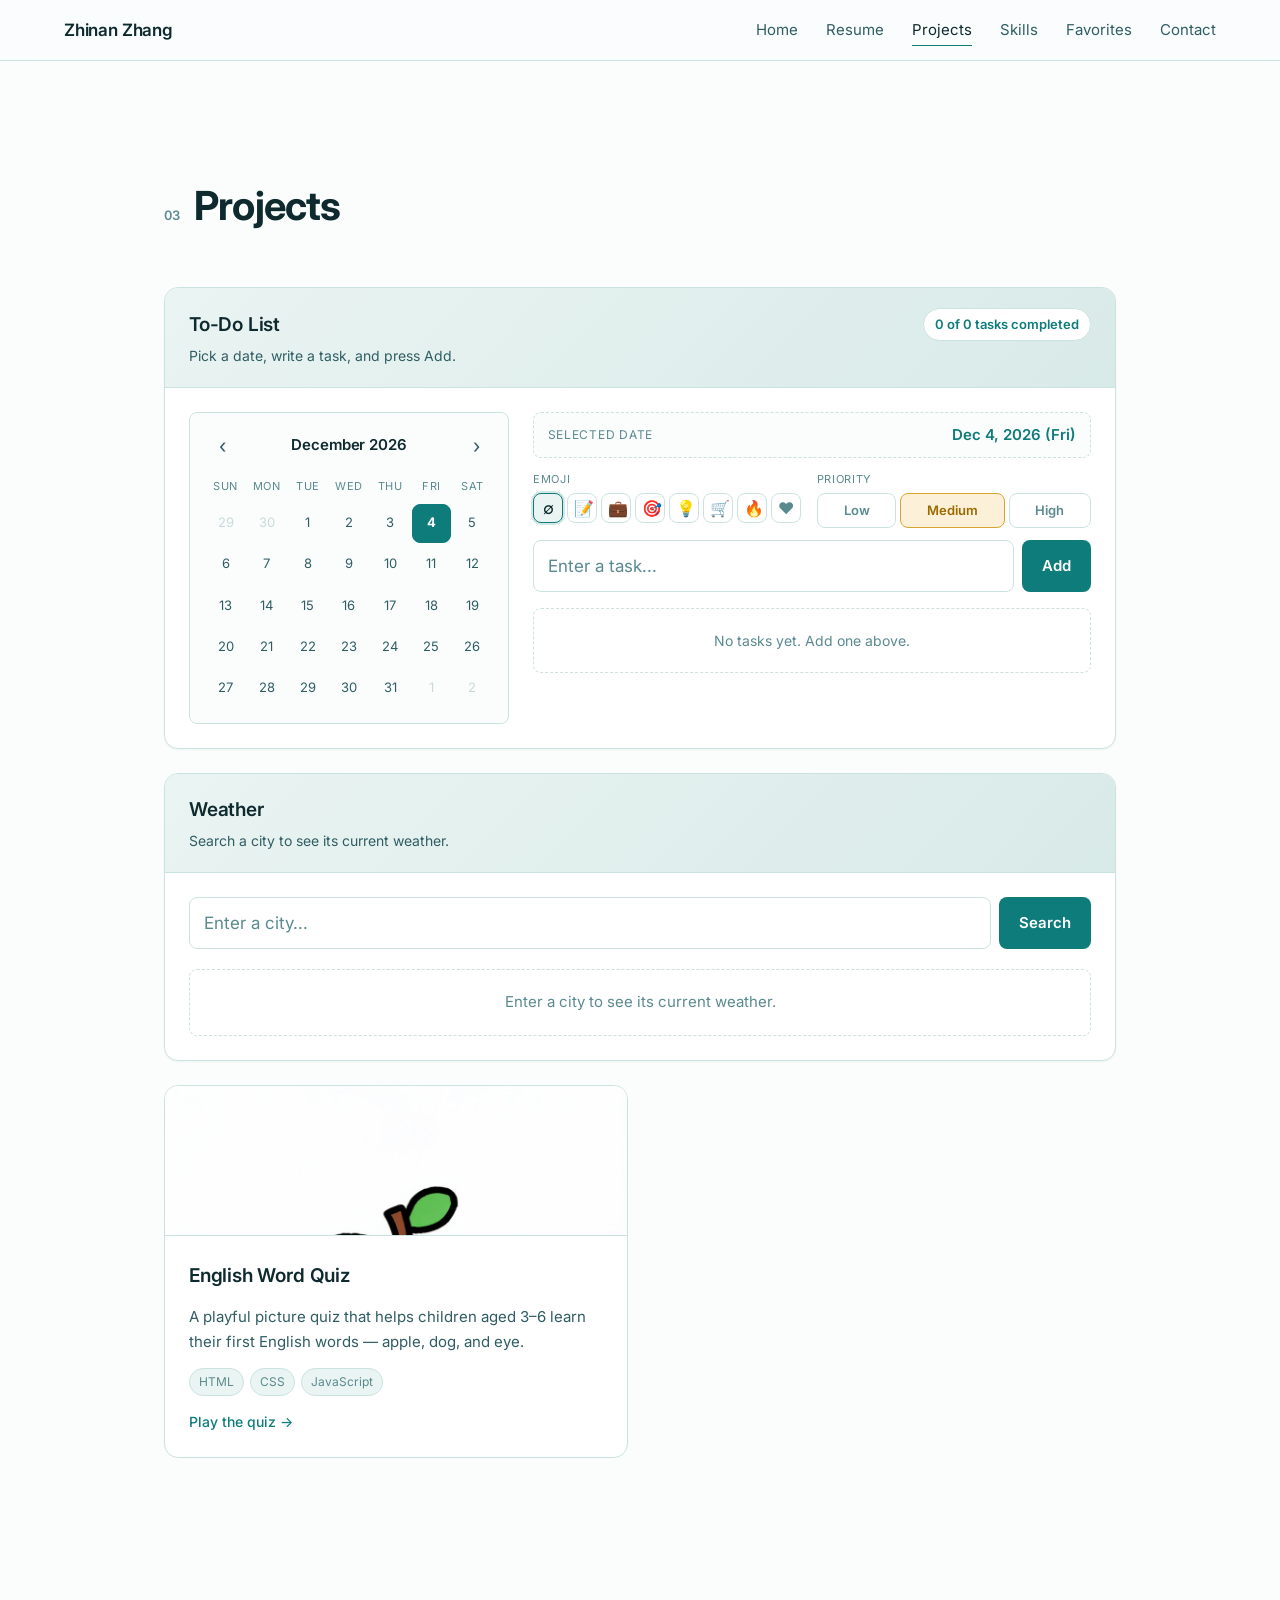
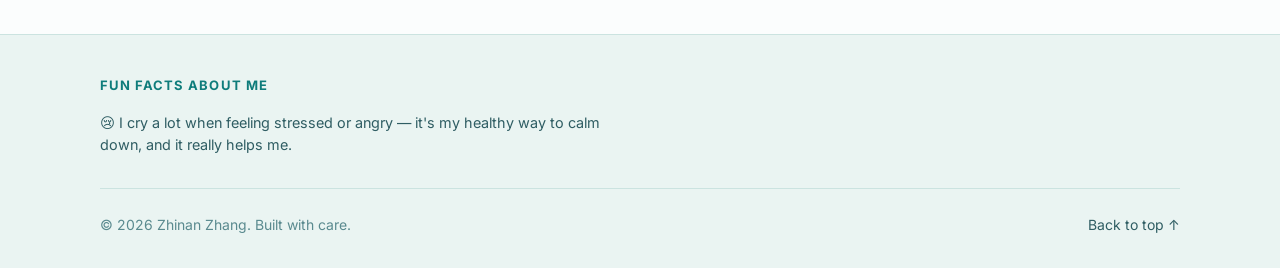
<file: projects.html>
<!DOCTYPE html>
<html lang="en">
<head>
  <meta charset="UTF-8" />
  <meta name="viewport" content="width=device-width, initial-scale=1.0" />
  <meta name="description" content="Interactive projects by Zhinan Zhang — a to-do app, a weather search, and an English word quiz for kids." />
  <title>Projects — Zhinan Zhang</title>
  <link rel="preconnect" href="https://fonts.googleapis.com" />
  <link rel="preconnect" href="https://fonts.gstatic.com" crossorigin />
  <link href="https://fonts.googleapis.com/css2?family=Inter:wght@400;500;600;700&display=swap" rel="stylesheet" />
  <link rel="stylesheet" href="styles.css?v=16" />
</head>
<body>
  <!-- Navigation -->
  <header class="nav" id="top">
    <a href="index.html" class="nav__brand">Zhinan Zhang</a>
    <nav class="nav__links">
      <a href="home.html">Home</a>
      <a href="resume.html">Resume</a>
      <a href="projects.html" class="is-active" aria-current="page">Projects</a>
      <a href="skills.html">Skills</a>
      <a href="favorites.html">Favorites</a>
      <a href="contact.html">Contact</a>
    </nav>
    <button class="nav__toggle" aria-label="Toggle menu" aria-expanded="false">
      <span></span><span></span><span></span>
    </button>
  </header>

  <main>
    <!-- Projects -->
    <section id="projects" class="section">
      <div class="section__inner">
        <header class="section__head">
          <span class="section__index">03</span>
          <h2 class="section__title">Projects</h2>
        </header>
        <div class="projects" id="projectGrid">
          <!-- To-Do List App -->
          <div class="todo-app" id="todoApp">
            <header class="todo-app__head">
              <div class="todo-app__head-row">
                <h3 class="todo-app__title">To-Do List</h3>
                <span class="todo-app__count" id="todoCount" aria-live="polite">0 of 0 tasks completed</span>
              </div>
              <p class="todo-app__sub">Pick a date, write a task, and press Add.</p>
            </header>

            <div class="todo-app__main">
              <!-- Calendar -->
              <div class="calendar" id="calendar">
                <div class="calendar__header">
                  <button type="button" class="calendar__nav" data-dir="prev" aria-label="Previous month">‹</button>
                  <span class="calendar__title" id="calendarTitle">Month</span>
                  <button type="button" class="calendar__nav" data-dir="next" aria-label="Next month">›</button>
                </div>
                <div class="calendar__weekdays" aria-hidden="true">
                  <span>Sun</span><span>Mon</span><span>Tue</span><span>Wed</span><span>Thu</span><span>Fri</span><span>Sat</span>
                </div>
                <div class="calendar__grid" id="calendarGrid" role="grid"></div>
              </div>

              <!-- Form + List -->
              <div class="todo-app__side">
                <form class="todo-form" id="todoForm">
                  <label class="todo-form__selected">
                    <span class="todo-form__selected-label">Selected date</span>
                    <span class="todo-form__selected-date" id="selectedDateLabel">—</span>
                  </label>
                  <div class="todo-form__pickers">
                    <div class="picker">
                      <span class="picker__label">Emoji</span>
                      <div class="picker__emojis" id="emojiPicker" role="group" aria-label="Pick an emoji">
                        <button type="button" class="emoji-opt is-active" data-emoji="" aria-label="No emoji">∅</button>
                        <button type="button" class="emoji-opt" data-emoji="📝" aria-label="Note">📝</button>
                        <button type="button" class="emoji-opt" data-emoji="💼" aria-label="Work">💼</button>
                        <button type="button" class="emoji-opt" data-emoji="🎯" aria-label="Goal">🎯</button>
                        <button type="button" class="emoji-opt" data-emoji="💡" aria-label="Idea">💡</button>
                        <button type="button" class="emoji-opt" data-emoji="🛒" aria-label="Shopping">🛒</button>
                        <button type="button" class="emoji-opt" data-emoji="🔥" aria-label="Urgent">🔥</button>
                        <button type="button" class="emoji-opt" data-emoji="❤️" aria-label="Personal">❤️</button>
                      </div>
                    </div>
                    <div class="picker">
                      <span class="picker__label">Priority</span>
                      <div class="picker__priority" id="priorityPicker" role="group" aria-label="Pick a priority">
                        <button type="button" class="pri-opt" data-priority="low">Low</button>
                        <button type="button" class="pri-opt is-active" data-priority="medium">Medium</button>
                        <button type="button" class="pri-opt" data-priority="high">High</button>
                      </div>
                    </div>
                  </div>
                  <div class="todo-form__row">
                    <input
                      type="text"
                      id="todoInput"
                      class="todo-form__input"
                      placeholder="Enter a task..."
                      autocomplete="off"
                      required
                    />
                    <button type="submit" class="todo-form__add">Add</button>
                  </div>
                </form>

                <ul class="todo-list" id="todoList" aria-label="Tasks"></ul>

                <p class="todo-empty" id="todoEmpty">No tasks yet. Add one above.</p>
              </div>
            </div>
          </div>

          <!-- Weather App -->
          <div class="weather-app" id="weatherApp">
            <header class="weather-app__head">
              <h3 class="weather-app__title">Weather</h3>
              <p class="weather-app__sub">Search a city to see its current weather.</p>
            </header>

            <div class="weather-app__main">
              <form class="weather-form" id="weatherForm">
                <input
                  type="text"
                  id="weatherInput"
                  class="weather-form__input"
                  placeholder="Enter a city..."
                  autocomplete="off"
                  aria-label="City name"
                />
                <button type="submit" class="weather-form__search">Search</button>
              </form>

              <div class="weather-result" id="weatherResult" aria-live="polite">
                <p class="weather-result__msg" id="weatherMessage">Enter a city to see its current weather.</p>
              </div>
            </div>
          </div>

          <!-- English Word Quiz -->
          <a class="project" href="projects/english-words/index.html" target="_blank" rel="noopener">
            <div class="project__media">
              <img src="projects/english-words/1.jpg" alt="Preview of the English word quiz for kids" loading="lazy" />
            </div>
            <div class="project__body">
              <h3 class="project__title">English Word Quiz</h3>
              <p class="project__desc">
                A playful picture quiz that helps children aged 3–6 learn their
                first English words — apple, dog, and eye.
              </p>
              <ul class="project__tags">
                <li>HTML</li>
                <li>CSS</li>
                <li>JavaScript</li>
              </ul>
              <span class="project__link">Play the quiz →</span>
            </div>
          </a>
        </div>
      </div>
    </section>
  </main>

  <footer class="footer">
    <div class="footer__fun-facts">
      <h3 class="footer__heading">Fun Facts About Me</h3>
      <ul class="footer__facts">
        <li>😢 I cry a lot when feeling stressed or angry — it's my healthy way to calm down, and it really helps me.</li>
      </ul>
    </div>
    <div class="footer__bar">
      <p>© <span id="year">2026</span> Zhinan Zhang. Built with care.</p>
      <a href="#top" class="footer__top">Back to top ↑</a>
    </div>
  </footer>

  <script src="script.js?v=15"></script>
</body>
</html>
</file>
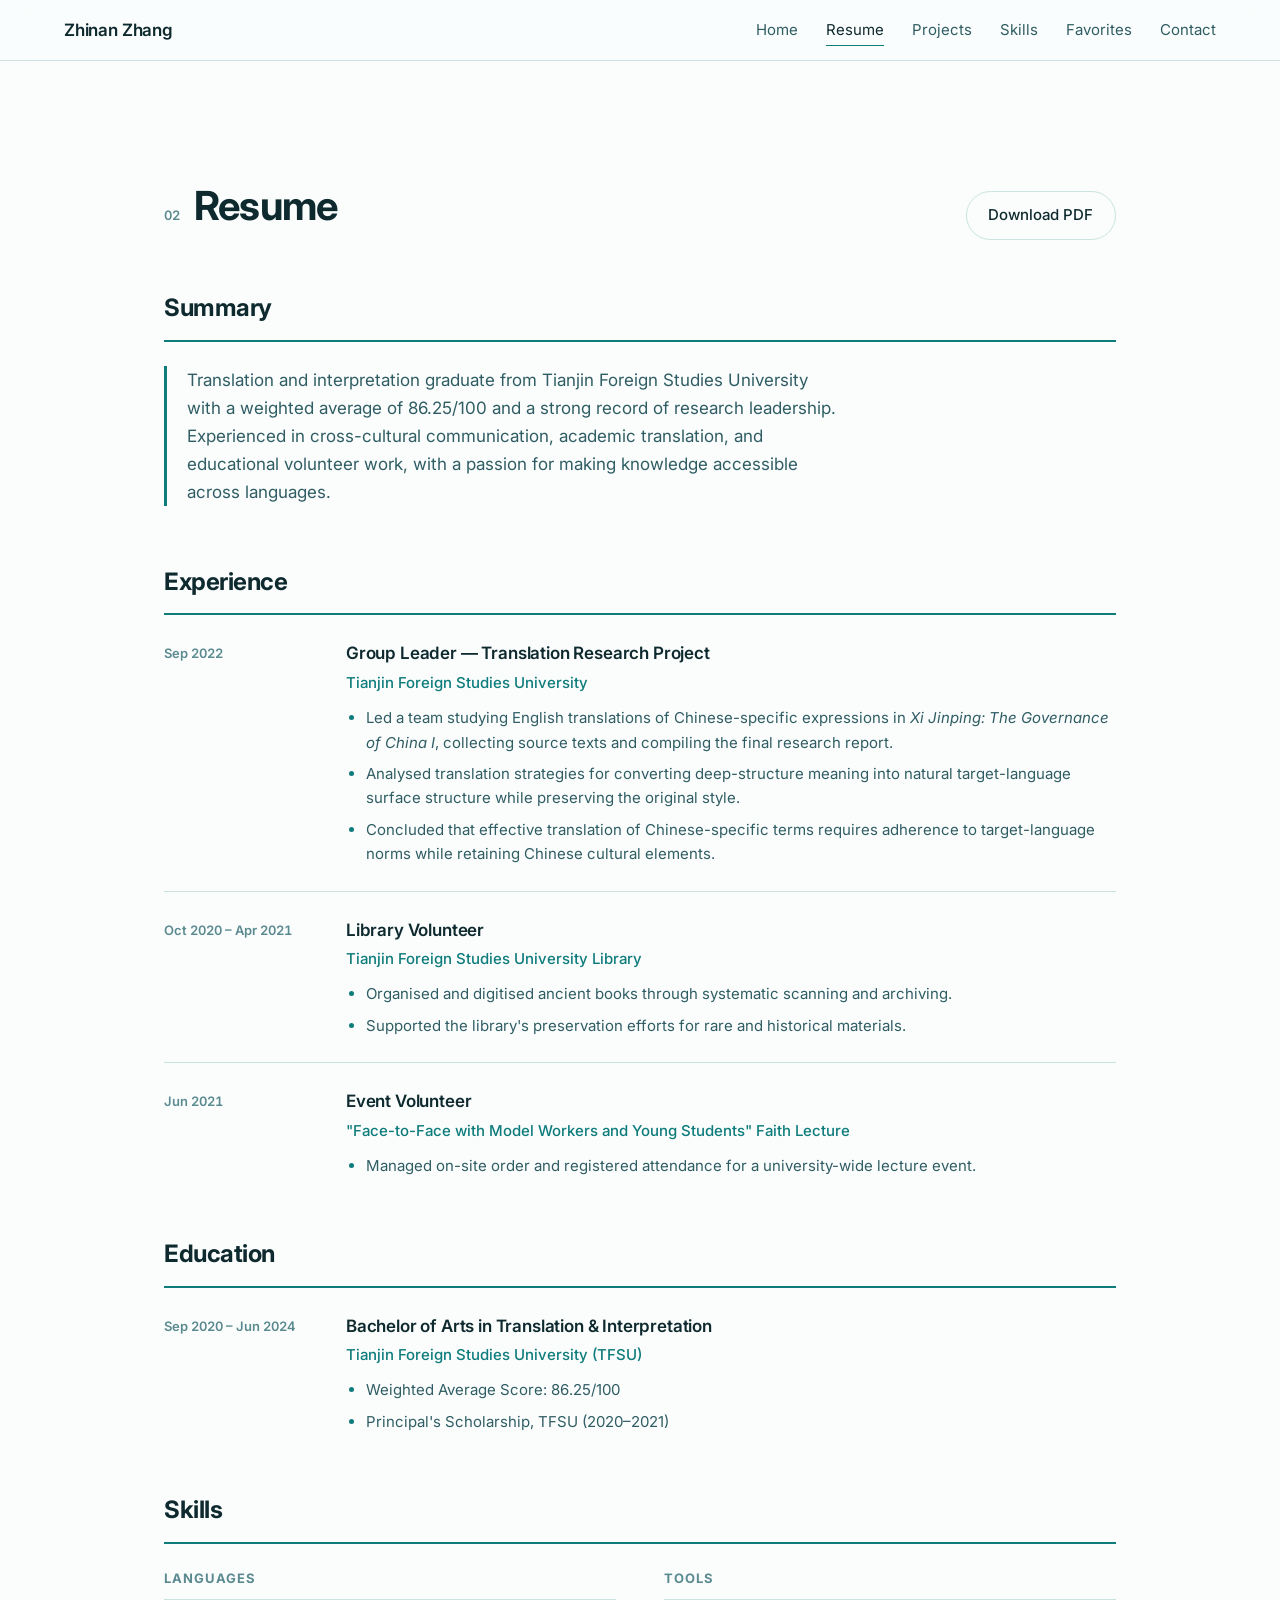
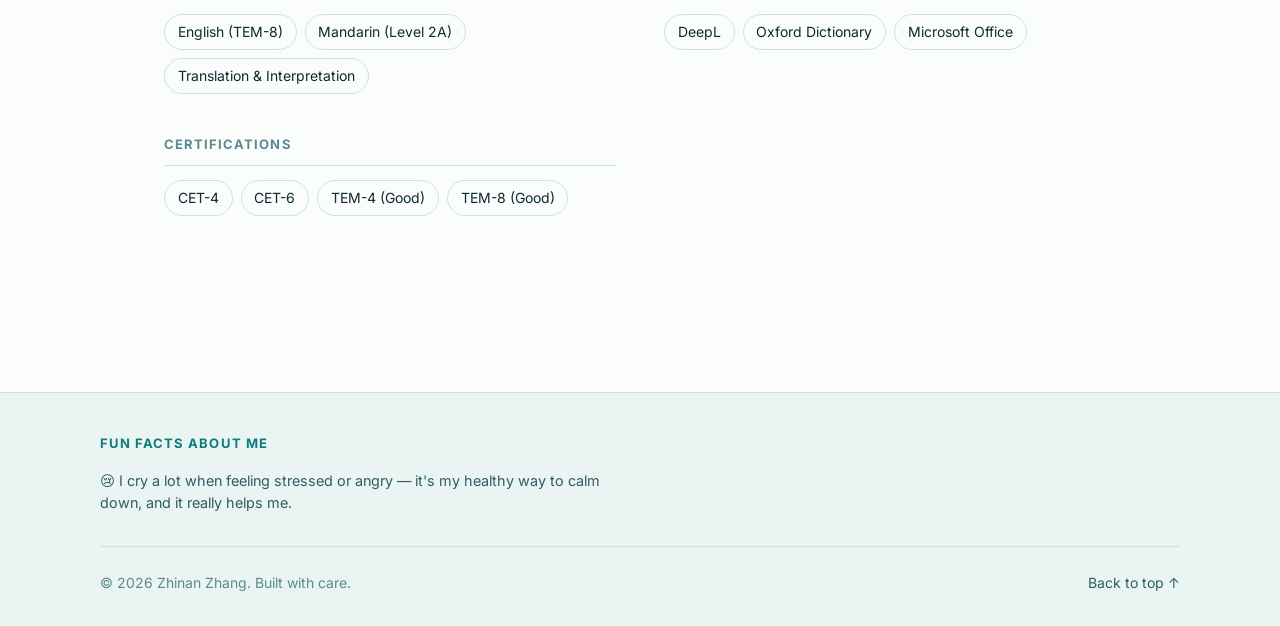
<file: resume.html>
<!DOCTYPE html>
<html lang="en">
<head>
  <meta charset="UTF-8" />
  <meta name="viewport" content="width=device-width, initial-scale=1.0" />
  <meta name="description" content="Zhinan Zhang's resume — summary, experience, education, skills, and certifications." />
  <title>Resume — Zhinan Zhang</title>
  <link rel="preconnect" href="https://fonts.googleapis.com" />
  <link rel="preconnect" href="https://fonts.gstatic.com" crossorigin />
  <link href="https://fonts.googleapis.com/css2?family=Inter:wght@400;500;600;700&display=swap" rel="stylesheet" />
  <link rel="stylesheet" href="styles.css?v=16" />
</head>
<body>
  <!-- Navigation -->
  <header class="nav" id="top">
    <a href="index.html" class="nav__brand">Zhinan Zhang</a>
    <nav class="nav__links">
      <a href="home.html">Home</a>
      <a href="resume.html" class="is-active" aria-current="page">Resume</a>
      <a href="projects.html">Projects</a>
      <a href="skills.html">Skills</a>
      <a href="favorites.html">Favorites</a>
      <a href="contact.html">Contact</a>
    </nav>
    <button class="nav__toggle" aria-label="Toggle menu" aria-expanded="false">
      <span></span><span></span><span></span>
    </button>
  </header>

  <main>
    <!-- Resume -->
    <section id="resume" class="section">
      <div class="section__inner">
        <header class="section__head">
          <span class="section__index">02</span>
          <h2 class="section__title">Resume</h2>
          <a href="resume.pdf" download="Zhinan-Zhang-Resume.pdf" class="btn btn--ghost resume__download">Download PDF</a>
        </header>

        <div class="resume">
          <!-- Summary -->
          <div class="resume__block">
            <h3 class="resume__subtitle">Summary</h3>
            <p class="resume__lead">
              Translation and interpretation graduate from Tianjin Foreign Studies University
              with a weighted average of 86.25/100 and a strong record of research leadership.
              Experienced in cross-cultural communication, academic translation, and educational
              volunteer work, with a passion for making knowledge accessible across languages.
            </p>
          </div>

          <!-- Experience -->
          <div class="resume__block">
            <h3 class="resume__subtitle">Experience</h3>
            <div class="resume-entries">
              <article class="resume-entry">
                <span class="resume-entry__date">Sep 2022</span>
                <div class="resume-entry__body">
                  <h4 class="resume-entry__title">Group Leader — Translation Research Project</h4>
                  <p class="resume-entry__org">Tianjin Foreign Studies University</p>
                <ul class="resume-entry__list">
                  <li>Led a team studying English translations of Chinese-specific expressions in <em>Xi Jinping: The Governance of China I</em>, collecting source texts and compiling the final research report.</li>
                  <li>Analysed translation strategies for converting deep-structure meaning into natural target-language surface structure while preserving the original style.</li>
                  <li>Concluded that effective translation of Chinese-specific terms requires adherence to target-language norms while retaining Chinese cultural elements.</li>
                </ul>
                </div>
              </article>

              <article class="resume-entry">
                <span class="resume-entry__date">Oct 2020 – Apr 2021</span>
                <div class="resume-entry__body">
                  <h4 class="resume-entry__title">Library Volunteer</h4>
                  <p class="resume-entry__org">Tianjin Foreign Studies University Library</p>
                <ul class="resume-entry__list">
                  <li>Organised and digitised ancient books through systematic scanning and archiving.</li>
                  <li>Supported the library's preservation efforts for rare and historical materials.</li>
                </ul>
                </div>
              </article>

              <article class="resume-entry">
                <span class="resume-entry__date">Jun 2021</span>
                <div class="resume-entry__body">
                  <h4 class="resume-entry__title">Event Volunteer</h4>
                  <p class="resume-entry__org">"Face-to-Face with Model Workers and Young Students" Faith Lecture</p>
                <ul class="resume-entry__list">
                  <li>Managed on-site order and registered attendance for a university-wide lecture event.</li>
                </ul>
                </div>
              </article>
            </div>
          </div>

          <!-- Education -->
          <div class="resume__block">
            <h3 class="resume__subtitle">Education</h3>
            <div class="resume-entries">
              <article class="resume-entry">
                <span class="resume-entry__date">Sep 2020 – Jun 2024</span>
                <div class="resume-entry__body">
                  <h4 class="resume-entry__title">Bachelor of Arts in Translation &amp; Interpretation</h4>
                  <p class="resume-entry__org">Tianjin Foreign Studies University (TFSU)</p>
                <ul class="resume-entry__list">
                  <li>Weighted Average Score: 86.25/100</li>
                  <li>Principal's Scholarship, TFSU (2020–2021)</li>
                </ul>
                </div>
              </article>
            </div>
          </div>

          <!-- Resume Skills -->
          <div class="resume__block">
            <h3 class="resume__subtitle">Skills</h3>
            <div class="skills">
              <div class="skill-group">
                <h4 class="skill-group__title">Languages</h4>
                <ul class="chips">
                  <li>English (TEM-8)</li>
                  <li>Mandarin (Level 2A)</li>
                  <li>Translation &amp; Interpretation</li>
                </ul>
              </div>
              <div class="skill-group">
                <h4 class="skill-group__title">Tools</h4>
                <ul class="chips">
                  <li>DeepL</li>
                  <li>Oxford Dictionary</li>
                  <li>Microsoft Office</li>
                </ul>
              </div>
              <div class="skill-group">
                <h4 class="skill-group__title">Certifications</h4>
                <ul class="chips">
                  <li>CET-4</li>
                  <li>CET-6</li>
                  <li>TEM-4 (Good)</li>
                  <li>TEM-8 (Good)</li>
                </ul>
              </div>
            </div>
          </div>
        </div>
      </div>
    </section>
  </main>

  <footer class="footer">
    <div class="footer__fun-facts">
      <h3 class="footer__heading">Fun Facts About Me</h3>
      <ul class="footer__facts">
        <li>😢 I cry a lot when feeling stressed or angry — it's my healthy way to calm down, and it really helps me.</li>
      </ul>
    </div>
    <div class="footer__bar">
      <p>© <span id="year">2026</span> Zhinan Zhang. Built with care.</p>
      <a href="#top" class="footer__top">Back to top ↑</a>
    </div>
  </footer>

  <script src="script.js?v=15"></script>
</body>
</html>
</file>
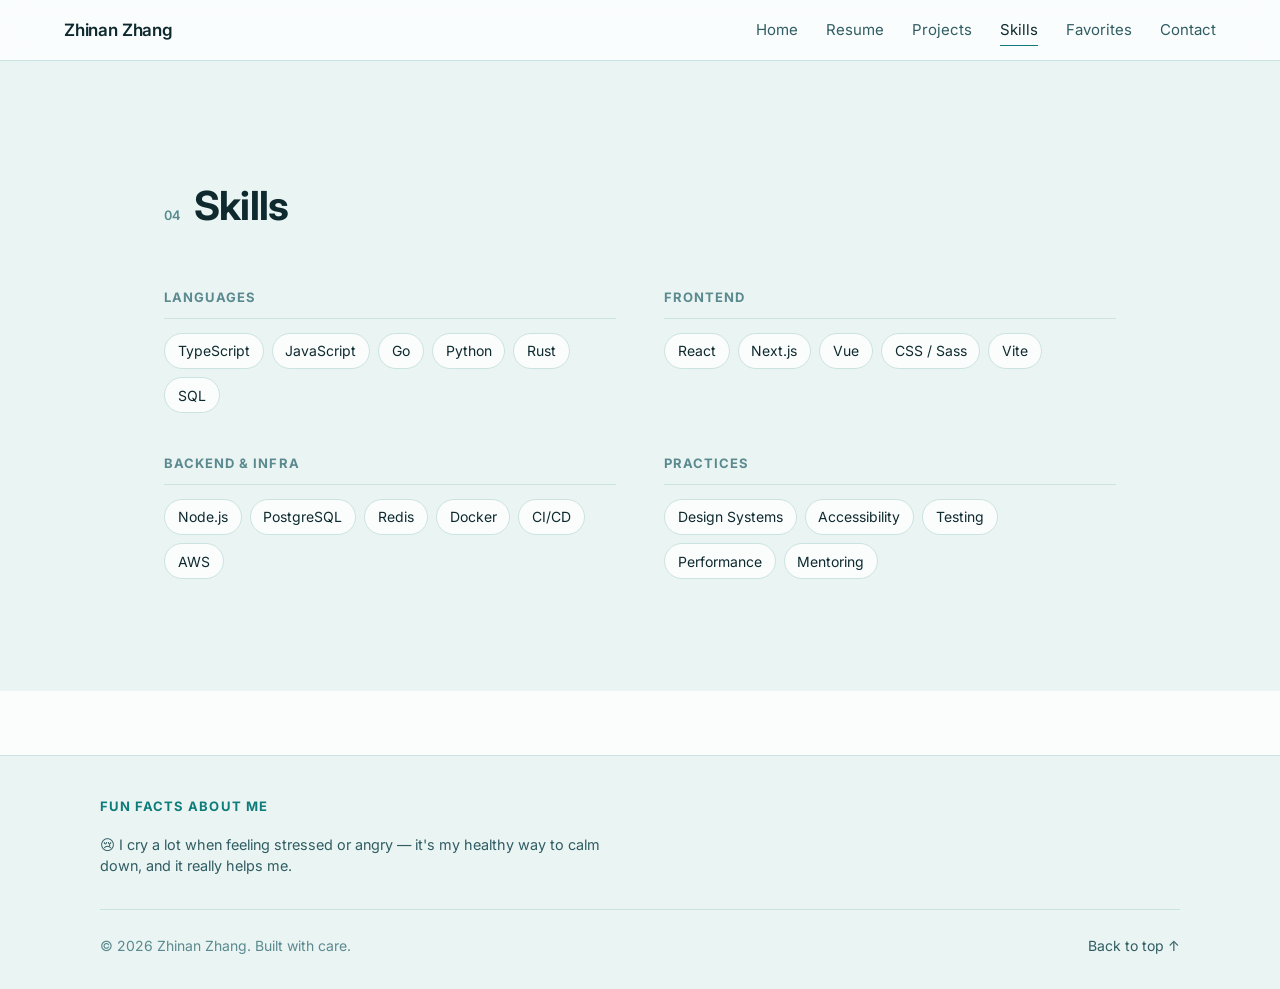
<file: skills.html>
<!DOCTYPE html>
<html lang="en">
<head>
  <meta charset="UTF-8" />
  <meta name="viewport" content="width=device-width, initial-scale=1.0" />
  <meta name="description" content="Zhinan Zhang's technical skills — programming languages, frontend, backend, practices." />
  <title>Skills — Zhinan Zhang</title>
  <link rel="preconnect" href="https://fonts.googleapis.com" />
  <link rel="preconnect" href="https://fonts.gstatic.com" crossorigin />
  <link href="https://fonts.googleapis.com/css2?family=Inter:wght@400;500;600;700&display=swap" rel="stylesheet" />
  <link rel="stylesheet" href="styles.css?v=16" />
</head>
<body>
  <!-- Navigation -->
  <header class="nav" id="top">
    <a href="index.html" class="nav__brand">Zhinan Zhang</a>
    <nav class="nav__links">
      <a href="home.html">Home</a>
      <a href="resume.html">Resume</a>
      <a href="projects.html">Projects</a>
      <a href="skills.html" class="is-active" aria-current="page">Skills</a>
      <a href="favorites.html">Favorites</a>
      <a href="contact.html">Contact</a>
    </nav>
    <button class="nav__toggle" aria-label="Toggle menu" aria-expanded="false">
      <span></span><span></span><span></span>
    </button>
  </header>

  <main>
    <!-- Skills -->
    <section id="skills" class="section section--alt">
      <div class="section__inner">
        <header class="section__head">
          <span class="section__index">04</span>
          <h2 class="section__title">Skills</h2>
        </header>
        <div class="skills">
          <div class="skill-group">
            <h3 class="skill-group__title">Languages</h3>
            <ul class="chips">
              <li>TypeScript</li>
              <li>JavaScript</li>
              <li>Go</li>
              <li>Python</li>
              <li>Rust</li>
              <li>SQL</li>
            </ul>
          </div>
          <div class="skill-group">
            <h3 class="skill-group__title">Frontend</h3>
            <ul class="chips">
              <li>React</li>
              <li>Next.js</li>
              <li>Vue</li>
              <li>CSS / Sass</li>
              <li>Vite</li>
            </ul>
          </div>
          <div class="skill-group">
            <h3 class="skill-group__title">Backend &amp; Infra</h3>
            <ul class="chips">
              <li>Node.js</li>
              <li>PostgreSQL</li>
              <li>Redis</li>
              <li>Docker</li>
              <li>CI/CD</li>
              <li>AWS</li>
            </ul>
          </div>
          <div class="skill-group">
            <h3 class="skill-group__title">Practices</h3>
            <ul class="chips">
              <li>Design Systems</li>
              <li>Accessibility</li>
              <li>Testing</li>
              <li>Performance</li>
              <li>Mentoring</li>
            </ul>
          </div>
        </div>
      </div>
    </section>
  </main>

  <footer class="footer">
    <div class="footer__fun-facts">
      <h3 class="footer__heading">Fun Facts About Me</h3>
      <ul class="footer__facts">
        <li>😢 I cry a lot when feeling stressed or angry — it's my healthy way to calm down, and it really helps me.</li>
      </ul>
    </div>
    <div class="footer__bar">
      <p>© <span id="year">2026</span> Zhinan Zhang. Built with care.</p>
      <a href="#top" class="footer__top">Back to top ↑</a>
    </div>
  </footer>

  <script src="script.js?v=15"></script>
</body>
</html>
</file>
<file: styles.css>
/* ============================================================
   Zhinan Zhang — Personal Website
   Minimal / Clean stylesheet
   ============================================================ */

/* ---------- Design tokens ---------- */
:root {
  --bg: #fbfdfd;
  --bg-alt: #eaf4f2;
  --surface: #ffffff;
  --text: #0e2a2f;
  --text-soft: #2f5d63;
  --text-mute: #5a8a8f;
  --border: #cbe3e0;
  --accent: #0e7c7b;
  --accent-blue: #1f6fb2;
  --accent-contrast: #ffffff;
  --ring: rgba(14, 124, 123, 0.18);

  --radius: 14px;
  --radius-sm: 8px;
  --maxw: 1080px;
  --gutter: clamp(1.25rem, 5vw, 4rem);

  --shadow-sm: 0 1px 2px rgba(14, 42, 47, 0.05);
  --shadow-md: 0 6px 24px rgba(14, 124, 123, 0.12);

  --ease: cubic-bezier(0.4, 0, 0.2, 1);
}

/* ---------- Reset ---------- */
*, *::before, *::after { box-sizing: border-box; }
* { margin: 0; }
html { scroll-behavior: smooth; -webkit-text-size-adjust: 100%; }
body {
  font-family: 'Inter', system-ui, -apple-system, 'Segoe UI', Roboto, Helvetica, Arial, sans-serif;
  background: var(--bg);
  color: var(--text);
  line-height: 1.65;
  font-size: clamp(1rem, 0.96rem + 0.2vw, 1.0625rem);
  -webkit-font-smoothing: antialiased;
  text-rendering: optimizeLegibility;
}
img, picture, svg { display: block; max-width: 100%; }
a { color: inherit; text-decoration: none; }
ul { list-style: none; padding: 0; }
button { font: inherit; color: inherit; background: none; border: none; cursor: pointer; }
:focus-visible {
  outline: 2px solid var(--accent);
  outline-offset: 3px;
  border-radius: 4px;
}

/* ---------- Layout helpers ---------- */
.section__inner {
  width: 100%;
  max-width: var(--maxw);
  margin-inline: auto;
  padding-inline: var(--gutter);
}
.section { padding-block: clamp(4rem, 10vw, 7rem); }
.section--alt { background: var(--bg-alt); }

/* ---------- Navigation ---------- */
.nav {
  position: sticky;
  top: 0;
  z-index: 50;
  display: flex;
  align-items: center;
  justify-content: space-between;
  gap: 1rem;
  padding: 1rem var(--gutter);
  background: rgba(251, 253, 253, 0.82);
  backdrop-filter: saturate(180%) blur(12px);
  border-bottom: 1px solid var(--border);
}
.nav__brand {
  font-weight: 600;
  letter-spacing: -0.01em;
}
.nav__links {
  display: flex;
  gap: 1.75rem;
}
.nav__links a {
  font-size: 0.9375rem;
  color: var(--text-soft);
  position: relative;
  transition: color 0.2s var(--ease);
}
.nav__links a::after {
  content: '';
  position: absolute;
  left: 0; bottom: -4px;
  width: 0; height: 1.5px;
  background: var(--accent);
  transition: width 0.25s var(--ease);
}
.nav__links a:hover { color: var(--text); }
.nav__links a:hover::after { width: 100%; }
.nav__links a.is-active { color: var(--text); }
.nav__links a.is-active::after { width: 100%; }

.nav__toggle { display: none; }
.nav__toggle span {
  display: block; width: 22px; height: 2px; background: var(--text);
  margin: 4px 0; transition: transform 0.25s var(--ease), opacity 0.2s var(--ease);
}

/* ---------- Hero ---------- */
.hero {
  padding: clamp(5rem, 14vw, 10rem) var(--gutter) clamp(4rem, 10vw, 7rem);
}
.hero__inner {
  max-width: var(--maxw);
  margin-inline: auto;
  display: flex;
  align-items: center;
  gap: clamp(2rem, 5vw, 4rem);
}
.hero__content { flex: 1 1 auto; min-width: 0; }
.hero__photo {
  flex: 0 0 auto;
}
.hero__avatar {
  width: clamp(160px, 24vw, 320px);
  height: clamp(160px, 24vw, 320px);
  object-fit: cover;
  border-radius: 24px;
  border: 1px solid var(--border);
  box-shadow: var(--shadow-md);
  background: var(--bg-alt);
}
.hero__greeting {
  color: var(--text-mute);
  font-size: 0.9375rem;
  margin-bottom: 1.25rem;
}
.hero__title {
  font-size: clamp(2.25rem, 6vw, 4rem);
  line-height: 1.08;
  letter-spacing: -0.03em;
  font-weight: 700;
  max-width: 18ch;
}
.hero__subtitle {
  margin-top: 1.5rem;
  max-width: 52ch;
  color: var(--text-soft);
  font-size: 1.0625rem;
}
.hero__actions {
  margin-top: 2.25rem;
  display: flex;
  flex-wrap: wrap;
  gap: 0.875rem;
}

/* ---------- Buttons ---------- */
.btn {
  display: inline-flex;
  align-items: center;
  justify-content: center;
  padding: 0.7rem 1.35rem;
  border-radius: 999px;
  font-size: 0.9375rem;
  font-weight: 500;
  border: 1px solid transparent;
  transition: transform 0.15s var(--ease), background 0.2s var(--ease),
              border-color 0.2s var(--ease), color 0.2s var(--ease);
}
.btn--primary {
  background: var(--accent);
  color: var(--accent-contrast);
}
.btn--primary:hover { transform: translateY(-1px); }
.btn--ghost {
  border-color: var(--border);
  color: var(--text);
}
.btn--ghost:hover { background: var(--bg-alt); }

/* ---------- Section heads ---------- */
.section__head {
  display: flex;
  align-items: baseline;
  gap: 0.875rem;
  margin-bottom: 3rem;
}
.section__index {
  font-size: 0.8125rem;
  font-weight: 600;
  color: var(--text-mute);
  font-variant-numeric: tabular-nums;
}
.section__title {
  font-size: clamp(1.75rem, 4vw, 2.5rem);
  letter-spacing: -0.02em;
  font-weight: 700;
}

/* ---------- About ---------- */
.about {
  display: grid;
  grid-template-columns: 1.4fr 1fr;
  gap: 3rem;
  align-items: start;
}
.about__text p + p { margin-top: 1rem; }
.about__facts {
  display: grid;
  grid-template-columns: 1fr 1fr;
  gap: 1.5rem 1rem;
}
.about__facts dt {
  font-size: 0.75rem;
  text-transform: uppercase;
  letter-spacing: 0.08em;
  color: var(--text-mute);
}
.about__facts dd { margin-top: 0.25rem; font-weight: 500; }

/* ---------- Projects ---------- */
.projects {
  display: grid;
  grid-template-columns: repeat(2, 1fr);
  gap: 1.5rem;
}
.projects--empty {
  display: block;
}
.projects__placeholder {
  margin: 0;
  padding: 3rem 1.5rem;
  text-align: center;
  color: var(--muted, #6b7280);
  background: var(--surface);
  border: 1px dashed var(--border, #e5e7eb);
  border-radius: 14px;
}
.project {
  background: var(--surface);
  border: 1px solid var(--border);
  border-radius: var(--radius);
  overflow: hidden;
  display: flex;
  flex-direction: column;
  transition: transform 0.2s var(--ease), box-shadow 0.2s var(--ease),
              border-color 0.2s var(--ease);
}
.project:hover {
  transform: translateY(-3px);
  box-shadow: var(--shadow-md);
  border-color: #a8d3cd;
}
.project__media {
  height: 150px;
  display: grid;
  place-items: center;
  background: linear-gradient(135deg, #eaf4f2, #d8eae8);
  border-bottom: 1px solid var(--border);
  overflow: hidden;
}
.project__media img {
  width: 100%;
  height: 100%;
  object-fit: cover;
  display: block;
}
a.project {
  text-decoration: none;
  color: inherit;
}
.project__emoji { font-size: 2.5rem; }
.project__body { padding: 1.5rem; display: flex; flex-direction: column; gap: 0.85rem; }
.project__title { font-size: 1.1875rem; font-weight: 600; letter-spacing: -0.01em; }
.project__desc { color: var(--text-soft); font-size: 0.9375rem; }
.project__tags {
  display: flex;
  flex-wrap: wrap;
  gap: 0.4rem;
}
.project__tags li {
  font-size: 0.75rem;
  color: var(--text-mute);
  background: var(--bg-alt);
  border: 1px solid var(--border);
  padding: 0.2rem 0.55rem;
  border-radius: 999px;
}
.project__links { display: flex; gap: 1.25rem; margin-top: 0.25rem; }
.project__link {
  font-size: 0.875rem;
  font-weight: 500;
  color: var(--accent);
}
.project__link:hover { text-decoration: underline; }

/* ---------- To-Do App ---------- */
.todo-app {
  grid-column: 1 / -1;
  background: var(--surface);
  border: 1px solid var(--border);
  border-radius: var(--radius);
  box-shadow: var(--shadow-sm);
  overflow: hidden;
}
.todo-app__head {
  padding: 1.25rem 1.5rem;
  border-bottom: 1px solid var(--border);
  background: linear-gradient(135deg, #eaf4f2, #d8eae8);
}
.todo-app__title {
  font-size: 1.1875rem;
  font-weight: 600;
  letter-spacing: -0.01em;
  color: var(--text);
}
.todo-app__head-row {
  display: flex;
  align-items: center;
  justify-content: space-between;
  gap: 0.75rem;
  flex-wrap: wrap;
}
.todo-app__count {
  font-size: 0.8125rem;
  font-weight: 600;
  color: var(--accent);
  background: var(--surface);
  border: 1px solid var(--border);
  padding: 0.3rem 0.7rem;
  border-radius: 999px;
  white-space: nowrap;
  transition: color 0.15s var(--ease), background 0.15s var(--ease);
}
.todo-app__count.is-complete {
  background: var(--accent);
  color: var(--accent-contrast);
  border-color: var(--accent);
}
.todo-app__sub {
  font-size: 0.875rem;
  color: var(--text-soft);
  margin-top: 0.2rem;
}
.todo-app__main {
  display: grid;
  grid-template-columns: 320px 1fr;
  gap: 1.5rem;
  padding: 1.5rem;
  align-items: start;
}

/* Calendar */
.calendar {
  background: var(--bg);
  border: 1px solid var(--border);
  border-radius: var(--radius-sm);
  padding: 1rem;
}
.calendar__header {
  display: flex;
  align-items: center;
  justify-content: space-between;
  margin-bottom: 0.75rem;
}
.calendar__title {
  font-weight: 600;
  font-size: 0.9375rem;
  letter-spacing: -0.01em;
}
.calendar__nav {
  width: 32px;
  height: 32px;
  border-radius: 8px;
  display: grid;
  place-items: center;
  font-size: 1.25rem;
  color: var(--text-soft);
  transition: background 0.15s var(--ease), color 0.15s var(--ease);
}
.calendar__nav:hover {
  background: var(--bg-alt);
  color: var(--text);
}
.calendar__weekdays {
  display: grid;
  grid-template-columns: repeat(7, 1fr);
  gap: 2px;
  margin-bottom: 4px;
}
.calendar__weekdays span {
  text-align: center;
  font-size: 0.6875rem;
  text-transform: uppercase;
  letter-spacing: 0.04em;
  color: var(--text-mute);
  padding: 0.25rem 0;
}
.calendar__grid {
  display: grid;
  grid-template-columns: repeat(7, 1fr);
  gap: 2px;
}
.cal-day {
  aspect-ratio: 1 / 1;
  min-height: 34px;
  min-width: 34px;
  width: 100%;
  display: grid;
  place-items: center;
  font-size: 0.8125rem;
  border-radius: 8px;
  color: var(--text-soft);
  cursor: pointer;
  border: 1px solid transparent;
  background: transparent;
  transition: background 0.15s var(--ease), border-color 0.15s var(--ease),
              color 0.15s var(--ease), transform 0.1s var(--ease);
  -webkit-tap-highlight-color: transparent;
}
.cal-day:hover {
  background: var(--bg-alt);
  color: var(--text);
}
.cal-day.is-other { color: var(--text-mute); opacity: 0.45; }
.cal-day.is-today {
  font-weight: 700;
  color: var(--accent);
}
.cal-day.is-selected,
.cal-day.is-selected:hover {
  background: var(--accent);
  color: var(--accent-contrast);
  border-color: var(--accent);
}
.cal-day:disabled,
.cal-day[aria-disabled="true"] {
  cursor: default;
  opacity: 0.3;
}

/* Side: form + list */
.todo-form { margin-bottom: 1rem; }
.todo-form__selected {
  display: flex;
  align-items: center;
  justify-content: space-between;
  gap: 0.75rem;
  padding: 0.6rem 0.85rem;
  border: 1px dashed var(--border);
  border-radius: var(--radius-sm);
  margin-bottom: 0.75rem;
  background: var(--bg);
}
.todo-form__selected-label {
  font-size: 0.75rem;
  text-transform: uppercase;
  letter-spacing: 0.06em;
  color: var(--text-mute);
}
.todo-form__selected-date {
  font-weight: 600;
  font-size: 0.9375rem;
  color: var(--accent);
}
.todo-form__pickers {
  display: flex;
  flex-wrap: wrap;
  gap: 0.6rem;
  margin-bottom: 0.75rem;
}
.picker {
  flex: 1 1 140px;
  display: flex;
  flex-direction: column;
  gap: 0.3rem;
}
.picker__label {
  font-size: 0.6875rem;
  text-transform: uppercase;
  letter-spacing: 0.06em;
  color: var(--text-mute);
}
.picker__emojis,
.picker__priority {
  display: flex;
  flex-wrap: wrap;
  gap: 0.25rem;
}
.emoji-opt {
  width: 30px;
  height: 30px;
  display: grid;
  place-items: center;
  font-size: 1rem;
  line-height: 1;
  border: 1px solid var(--border);
  border-radius: 8px;
  background: var(--surface);
  color: var(--text-mute);
  cursor: pointer;
  transition: background 0.15s var(--ease), border-color 0.15s var(--ease),
              transform 0.1s var(--ease);
  -webkit-tap-highlight-color: transparent;
}
.emoji-opt:hover { background: var(--bg-alt); border-color: #a8d3cd; }
.emoji-opt:active { transform: scale(0.92); }
.emoji-opt.is-active {
  background: var(--bg-alt);
  border-color: var(--accent);
  color: var(--text);
  box-shadow: 0 0 0 2px var(--ring);
}
.pri-opt {
  flex: 1 1 auto;
  min-width: 0;
  padding: 0.35rem 0.6rem;
  font-size: 0.8125rem;
  font-weight: 600;
  border: 1px solid var(--border);
  border-radius: 8px;
  background: var(--surface);
  color: var(--text-mute);
  cursor: pointer;
  transition: background 0.15s var(--ease), border-color 0.15s var(--ease),
              color 0.15s var(--ease);
  -webkit-tap-highlight-color: transparent;
}
.pri-opt:hover { background: var(--bg-alt); }
.pri-opt.is-active[data-priority="low"]   { background: #e3eee0; border-color: #6fae5f; color: #3f7a32; }
.pri-opt.is-active[data-priority="medium"] { background: #fdf0d8; border-color: #d9a431; color: #9a6a00; }
.pri-opt.is-active[data-priority="high"]   { background: #fde4e4; border-color: #d33; color: #b00; }
.todo-form__row {
  display: flex;
  gap: 0.5rem;
}
.todo-form__input {
  flex: 1;
  min-width: 0;
  padding: 0.7rem 0.9rem;
  font: inherit;
  color: var(--text);
  background: var(--surface);
  border: 1px solid var(--border);
  border-radius: var(--radius-sm);
  transition: border-color 0.15s var(--ease), box-shadow 0.15s var(--ease);
}
.todo-form__input::placeholder { color: var(--text-mute); }
.todo-form__input:focus {
  outline: none;
  border-color: var(--accent);
  box-shadow: 0 0 0 3px var(--ring);
}
.todo-form__add {
  padding: 0.7rem 1.25rem;
  font-weight: 600;
  font-size: 0.9375rem;
  color: var(--accent-contrast);
  background: var(--accent);
  border-radius: var(--radius-sm);
  transition: background 0.15s var(--ease), transform 0.1s var(--ease);
  -webkit-tap-highlight-color: transparent;
}
.todo-form__add:hover { background: #0b6867; }
.todo-form__add:active { transform: scale(0.97); }

/* List */
.todo-list {
  display: flex;
  flex-direction: column;
  gap: 0.5rem;
  max-height: 360px;
  overflow-y: auto;
  padding: 2px;
}
.todo-item {
  display: flex;
  align-items: center;
  gap: 0.75rem;
  padding: 0.7rem 0.85rem;
  background: var(--surface);
  border: 1px solid var(--border);
  border-radius: var(--radius-sm);
  transition: background 0.15s var(--ease), border-color 0.15s var(--ease),
              opacity 0.2s var(--ease);
  animation: todoIn 0.2s var(--ease);
}
@keyframes todoIn {
  from { opacity: 0; transform: translateY(-4px); }
  to { opacity: 1; transform: translateY(0); }
}
.todo-item:hover { border-color: #a8d3cd; }
.todo-item.is-done { opacity: 0.6; }

.todo-item__check {
  position: relative;
  width: 22px;
  height: 22px;
  flex-shrink: 0;
  border: 2px solid var(--border);
  border-radius: 6px;
  cursor: pointer;
  display: grid;
  place-items: center;
  transition: border-color 0.15s var(--ease), background 0.15s var(--ease);
  -webkit-tap-highlight-color: transparent;
}
.todo-item__check:hover { border-color: var(--accent); }
.todo-item.is-done .todo-item__check {
  background: var(--accent);
  border-color: var(--accent);
}
.todo-item__check::after {
  content: "";
  width: 11px;
  height: 6px;
  border-left: 2px solid var(--accent-contrast);
  border-bottom: 2px solid var(--accent-contrast);
  transform: rotate(-45deg) scale(0);
  margin-top: -2px;
  transition: transform 0.15s var(--ease);
}
.todo-item.is-done .todo-item__check::after {
  transform: rotate(-45deg) scale(1);
}
.todo-item__body {
  flex: 1;
  min-width: 0;
  display: flex;
  flex-direction: column;
  gap: 2px;
}
.todo-item__top {
  display: flex;
  align-items: center;
  gap: 0.4rem;
  min-width: 0;
}
.todo-item__emoji {
  font-size: 1.05rem;
  line-height: 1;
  flex-shrink: 0;
}
.todo-item__text {
  font-size: 0.9375rem;
  color: var(--text);
  word-break: break-word;
  cursor: text;
  border-radius: 4px;
  transition: color 0.15s var(--ease), background 0.15s var(--ease);
}
.todo-item__text:hover {
  background: var(--bg-alt);
}
.todo-item.is-done .todo-item__text {
  text-decoration: line-through;
  color: var(--text-mute);
}
.todo-item__edit-input {
  flex: 1;
  min-width: 0;
  font: inherit;
  font-size: 0.9375rem;
  color: var(--text);
  padding: 0.15rem 0.4rem;
  border: 1px solid var(--accent);
  border-radius: 6px;
  background: var(--surface);
  box-shadow: 0 0 0 3px var(--ring);
}
.todo-item__edit-input:focus { outline: none; }
.todo-item__date {
  font-size: 0.75rem;
  color: var(--text-mute);
}
.todo-item__date.is-soon { color: var(--accent); font-weight: 600; }
.todo-item__meta {
  display: flex;
  align-items: center;
  gap: 0.4rem;
  flex-wrap: wrap;
}
.todo-item__pri {
  font-size: 0.625rem;
  font-weight: 700;
  text-transform: uppercase;
  letter-spacing: 0.05em;
  padding: 0.1rem 0.4rem;
  border-radius: 999px;
  border: 1px solid transparent;
}
.todo-item__pri[data-priority="low"]    { background: #e3eee0; color: #3f7a32; border-color: #cfe2c6; }
.todo-item__pri[data-priority="medium"] { background: #fdf0d8; color: #9a6a00; border-color: #f3e0b5; }
.todo-item__pri[data-priority="high"]   { background: #fde4e4; color: #b00; border-color: #f3c5c5; }
.todo-item__delete {
  flex-shrink: 0;
  width: 28px;
  height: 28px;
  border-radius: 8px;
  display: grid;
  place-items: center;
  color: var(--text-mute);
  font-size: 1.1rem;
  line-height: 1;
  transition: background 0.15s var(--ease), color 0.15s var(--ease);
  -webkit-tap-highlight-color: transparent;
}
.todo-item__delete:hover {
  background: #fdecec;
  color: #d33;
}

.todo-empty {
  text-align: center;
  font-size: 0.875rem;
  color: var(--text-mute);
  padding: 1.25rem 1rem;
  border: 1px dashed var(--border);
  border-radius: var(--radius-sm);
}

/* Mobile */
@media (max-width: 720px) {
  .todo-app__main { grid-template-columns: 1fr; padding: 1rem; }
  .calendar { padding: 0.75rem; }
  .cal-day { font-size: 0.875rem; }
  .todo-list { max-height: none; }
}

/* ---------- Weather App ---------- */
.weather-app {
  grid-column: 1 / -1;
  background: var(--surface);
  border: 1px solid var(--border);
  border-radius: var(--radius);
  box-shadow: var(--shadow-sm);
  overflow: hidden;
}
.weather-app__head {
  padding: 1.25rem 1.5rem;
  border-bottom: 1px solid var(--border);
  background: linear-gradient(135deg, #eaf4f2, #d8eae8);
}
.weather-app__title {
  font-size: 1.1875rem;
  font-weight: 600;
  letter-spacing: -0.01em;
  color: var(--text);
}
.weather-app__sub {
  font-size: 0.875rem;
  color: var(--text-soft);
  margin-top: 0.2rem;
}
.weather-app__main { padding: 1.5rem; }

.weather-form {
  display: flex;
  gap: 0.5rem;
}
.weather-form__input {
  flex: 1;
  min-width: 0;
  padding: 0.7rem 0.9rem;
  font: inherit;
  color: var(--text);
  background: var(--surface);
  border: 1px solid var(--border);
  border-radius: var(--radius-sm);
  transition: border-color 0.15s var(--ease), box-shadow 0.15s var(--ease);
}
.weather-form__input::placeholder { color: var(--text-mute); }
.weather-form__input:focus {
  outline: none;
  border-color: var(--accent);
  box-shadow: 0 0 0 3px var(--ring);
}
.weather-form__search {
  padding: 0.7rem 1.25rem;
  font-weight: 600;
  font-size: 0.9375rem;
  color: var(--accent-contrast);
  background: var(--accent);
  border-radius: var(--radius-sm);
  transition: background 0.15s var(--ease), transform 0.1s var(--ease);
  -webkit-tap-highlight-color: transparent;
}
.weather-form__search:hover { background: #0b6867; }
.weather-form__search:active { transform: scale(0.97); }

.weather-result { margin-top: 1.25rem; }
.weather-result__msg {
  padding: 1.25rem 1rem;
  text-align: center;
  font-size: 0.9375rem;
  color: var(--text-mute);
  border: 1px dashed var(--border);
  border-radius: var(--radius-sm);
}
.weather-result__msg.is-loading {
  color: var(--accent);
  border-style: solid;
  border-color: #a8d3cd;
  background: var(--bg);
}
.weather-result__msg.is-error {
  color: #b00;
  border-style: solid;
  border-color: #f3c5c5;
  background: #fdecec;
}

.weather-card {
  display: flex;
  align-items: center;
  gap: 1.25rem;
  padding: 1.25rem 1.5rem;
  background: linear-gradient(135deg, #eaf4f2, #d8eae8);
  border: 1px solid var(--border);
  border-radius: var(--radius-sm);
  animation: todoIn 0.2s var(--ease);
}
.weather-card__icon {
  flex-shrink: 0;
  font-size: 3rem;
  line-height: 1;
}
.weather-card__info { min-width: 0; }
.weather-card__city {
  font-size: 1.125rem;
  font-weight: 600;
  letter-spacing: -0.01em;
  color: var(--text);
}
.weather-card__temp {
  margin: 0.1rem 0;
  font-size: 2rem;
  font-weight: 700;
  line-height: 1.1;
  letter-spacing: -0.02em;
  color: var(--accent);
}
.weather-card__cond {
  font-size: 0.9375rem;
  color: var(--text-soft);
}

.weather-aliases { margin-top: 0.75rem; }
.weather-aliases__label {
  font-size: 0.8125rem;
  color: var(--text-mute);
  margin-bottom: 0.4rem;
}
.weather-aliases__row {
  display: flex;
  flex-wrap: wrap;
  gap: 0.5rem;
}
.weather-aliases__btn {
  padding: 0.4rem 0.85rem;
  font: inherit;
  font-size: 0.875rem;
  color: var(--text-soft);
  background: var(--surface);
  border: 1px solid var(--border);
  border-radius: 999px;
  cursor: pointer;
  transition: border-color 0.15s var(--ease), color 0.15s var(--ease), background 0.15s var(--ease);
  -webkit-tap-highlight-color: transparent;
}
.weather-aliases__btn:hover { border-color: var(--accent); color: var(--accent); }
.weather-aliases__btn.is-active {
  color: var(--accent-contrast);
  background: var(--accent);
  border-color: var(--accent);
  cursor: default;
}

@media (max-width: 640px) {
  .weather-form { flex-direction: column; }
  .weather-form__search { width: 100%; }
  .weather-card {
    flex-direction: column;
    text-align: center;
    gap: 0.75rem;
  }
}

/* ---------- Skills ---------- */
.skills {
  display: grid;
  grid-template-columns: repeat(2, 1fr);
  gap: 2.5rem 3rem;
}
.skill-group__title {
  font-size: 0.8125rem;
  text-transform: uppercase;
  letter-spacing: 0.08em;
  color: var(--text-mute);
  margin-bottom: 0.85rem;
  padding-bottom: 0.6rem;
  border-bottom: 1px solid var(--border);
}
.chips {
  display: flex;
  flex-wrap: wrap;
  gap: 0.5rem;
}
.chips li {
  font-size: 0.875rem;
  padding: 0.35rem 0.8rem;
  background: var(--bg);
  border: 1px solid var(--border);
  border-radius: 999px;
  transition: background 0.2s var(--ease), border-color 0.2s var(--ease);
}
.chips li:hover { background: var(--accent); color: var(--accent-contrast); border-color: var(--accent); }

/* ---------- Contact ---------- */
.contact { max-width: 640px; }
.contact__lead {
  color: var(--text-soft);
  font-size: 1.0625rem;
  margin-bottom: 2rem;
}
.contact__cta {
  font-size: 1.0625rem;
  padding: 0.85rem 1.6rem;
}
.contact__socials {
  display: flex;
  flex-wrap: wrap;
  gap: 1.5rem;
  margin-top: 2.5rem;
}
.contact__socials a {
  font-size: 0.9375rem;
  color: var(--text-soft);
  border-bottom: 1px solid var(--border);
  padding-bottom: 2px;
  transition: color 0.2s var(--ease), border-color 0.2s var(--ease);
}
.contact__socials a:hover { color: var(--text); border-color: var(--text); }

/* Contact form */
.contact-form {
  display: flex;
  flex-direction: column;
  gap: 1rem;
  margin-bottom: 2rem;
}
.contact-form__label {
  display: block;
  font-size: 0.8125rem;
  font-weight: 600;
  color: var(--text-soft);
  margin-bottom: 0.375rem;
}
.contact-form__input {
  width: 100%;
  padding: 0.7rem 0.9rem;
  font: inherit;
  color: var(--text);
  background: var(--surface);
  border: 1px solid var(--border);
  border-radius: var(--radius-sm);
  transition: border-color 0.15s var(--ease), box-shadow 0.15s var(--ease);
}
.contact-form__input::placeholder { color: var(--text-mute); }
.contact-form__input:focus {
  outline: none;
  border-color: var(--accent);
  box-shadow: 0 0 0 3px var(--ring);
}
.contact-form__textarea { resize: vertical; }
.contact-form__submit { align-self: flex-start; }
.contact-form__submit:disabled { opacity: 0.6; cursor: default; }
.contact-form__status { margin: 0; font-size: 0.9375rem; min-height: 1.4em; }
.contact-form__status--success { color: var(--accent); }
.contact-form__status--error { color: #c0392b; }

/* ---------- Favorites ---------- */
.favorites { max-width: 640px; }
.favorites__lead {
  color: var(--text-soft);
  margin-bottom: 1.5rem;
}
.favorites__list {
  list-style: none;
  padding: 0;
  display: grid;
  gap: 0.875rem;
}
.favorites__list li {
  display: flex;
  align-items: baseline;
  gap: 0.85rem;
  padding: 0.85rem 1.1rem;
  background: var(--surface);
  border: 1px solid var(--border);
  border-left: 3px solid var(--accent);
  border-radius: var(--radius-sm);
  font-size: 1rem;
  color: var(--text);
  transition: transform 0.2s var(--ease), border-color 0.2s var(--ease);
}
.favorites__list li:hover {
  transform: translateX(3px);
  border-left-color: var(--accent-blue);
}
.favorites__list .fav__emoji { font-size: 1.25rem; line-height: 1; }
.favorites__list .fav__meta {
  margin-left: auto;
  font-size: 0.8125rem;
  color: var(--text-mute);
  text-transform: uppercase;
  letter-spacing: 0.06em;
}

/* ---------- Resume section ---------- */
.resume__block + .resume__block { margin-top: 3.5rem; }
.resume__subtitle {
  font-size: 1.5rem;
  font-weight: 700;
  letter-spacing: -0.02em;
  color: var(--text);
  margin-bottom: 1.5rem;
  padding-bottom: 0.75rem;
  border-bottom: 2px solid var(--accent);
}
.resume__lead {
  max-width: 680px;
  color: var(--text-soft);
  font-size: 1.0625rem;
  padding-left: 1.25rem;
  border-left: 3px solid var(--accent);
}
.resume-entries {
  display: grid;
}
.resume-entry {
  display: grid;
  grid-template-columns: 150px 1fr;
  gap: 0.5rem 2rem;
  padding: 1.5rem 0;
  border-bottom: 1px solid var(--border);
}
.resume-entry:first-child { padding-top: 0; }
.resume-entry:last-child { border-bottom: none; padding-bottom: 0; }
.resume-entry__date {
  font-size: 0.8125rem;
  font-weight: 600;
  color: var(--text-mute);
  white-space: nowrap;
  padding-top: 0.25rem;
  font-variant-numeric: tabular-nums;
}
.resume-entry__body { min-width: 0; }
.resume-entry__title {
  font-size: 1.0625rem;
  font-weight: 600;
  letter-spacing: -0.01em;
}
.resume-entry__org {
  color: var(--accent);
  font-size: 0.9375rem;
  font-weight: 500;
  margin-top: 0.2rem;
}
.resume-entry__list {
  list-style: disc;
  padding-left: 1.25rem;
  display: grid;
  gap: 0.4rem;
  color: var(--text-soft);
  font-size: 0.9375rem;
  margin-top: 0.65rem;
}
.resume-entry__list li::marker { color: var(--accent); }

/* ---------- Footer ---------- */
.footer {
  margin-top: 4rem;
  padding: 2.5rem var(--gutter) 2rem;
  border-top: 1px solid var(--border);
  color: var(--text-mute);
  font-size: 0.875rem;
  background: var(--bg-alt);
}
.footer__fun-facts {
  max-width: var(--maxw);
  margin: 0 auto 2rem;
}
.footer__heading {
  font-size: 0.8125rem;
  text-transform: uppercase;
  letter-spacing: 0.08em;
  color: var(--accent);
  margin-bottom: 1rem;
}
.footer__facts {
  display: grid;
  grid-template-columns: repeat(2, 1fr);
  gap: 0.6rem 2rem;
  list-style: none;
  padding: 0;
}
.footer__facts li {
  font-size: 0.9rem;
  color: var(--text-soft);
  line-height: 1.5;
}
.footer__bar {
  max-width: var(--maxw);
  margin: 0 auto;
  display: flex;
  align-items: center;
  justify-content: space-between;
  gap: 1rem;
  padding-top: 1.5rem;
  border-top: 1px solid var(--border);
}
.footer__top { color: var(--text-soft); }
.footer__top:hover { color: var(--text); }

/* ---------- Reveal animation ---------- */
.reveal {
  opacity: 0;
  transform: translateY(16px);
  transition: opacity 0.6s var(--ease), transform 0.6s var(--ease);
}
.reveal.is-visible { opacity: 1; transform: none; }

/* ---------- Responsive ---------- */
@media (max-width: 880px) {
  .about { grid-template-columns: 1fr; }
  .projects { grid-template-columns: 1fr; }
  .skills { grid-template-columns: 1fr; }
  .hero__inner { flex-direction: column; text-align: left; }
  .hero__photo { align-self: flex-start; }
  .hero__avatar { width: 200px; height: 200px; }
}
@media (max-width: 640px) {
  .nav__links {
    position: absolute;
    top: 100%;
    left: 0; right: 0;
    flex-direction: column;
    gap: 0;
    background: var(--bg);
    border-bottom: 1px solid var(--border);
    padding: 0.5rem var(--gutter) 1rem;
    transform: translateY(-8px);
    opacity: 0;
    pointer-events: none;
    transition: opacity 0.2s var(--ease), transform 0.2s var(--ease);
  }
  .nav__links.is-open { opacity: 1; transform: none; pointer-events: auto; }
  .nav__links a { padding: 0.65rem 0; }
  .nav__toggle { display: block; }
  .nav__toggle[aria-expanded="true"] span:nth-child(1) { transform: translateY(6px) rotate(45deg); }
  .nav__toggle[aria-expanded="true"] span:nth-child(2) { opacity: 0; }
  .nav__toggle[aria-expanded="true"] span:nth-child(3) { transform: translateY(-6px) rotate(-45deg); }
  .footer__facts { grid-template-columns: 1fr; }
  .footer__bar { flex-direction: column; align-items: flex-start; }
  .resume-entry { grid-template-columns: 1fr; gap: 0.35rem; }
  .resume-entry__date { padding-top: 0; }
}

.resume__download { margin-left: auto; }

/* ---------- Print (used to generate resume.pdf) ---------- */
@media print {
  .nav, .footer, .hero, .resume__download { display: none !important; }
  main > section:not(#resume) { display: none !important; }
  body { background: #ffffff; }
  #resume { padding-block: 0; background: #ffffff; }
  .reveal { opacity: 1 !important; transform: none !important; }
  .resume__subtitle,
  .resume-entry__org,
  .resume__lead,
  .chips li,
  .skill-group__title {
    -webkit-print-color-adjust: exact;
    print-color-adjust: exact;
  }
}

/* ---------- Reduced motion ---------- */
@media (prefers-reduced-motion: reduce) {
  html { scroll-behavior: auto; }
  .reveal { opacity: 1; transform: none; transition: none; }
  * { animation-duration: 0.01ms !important; transition-duration: 0.01ms !important; }
}
</file>
